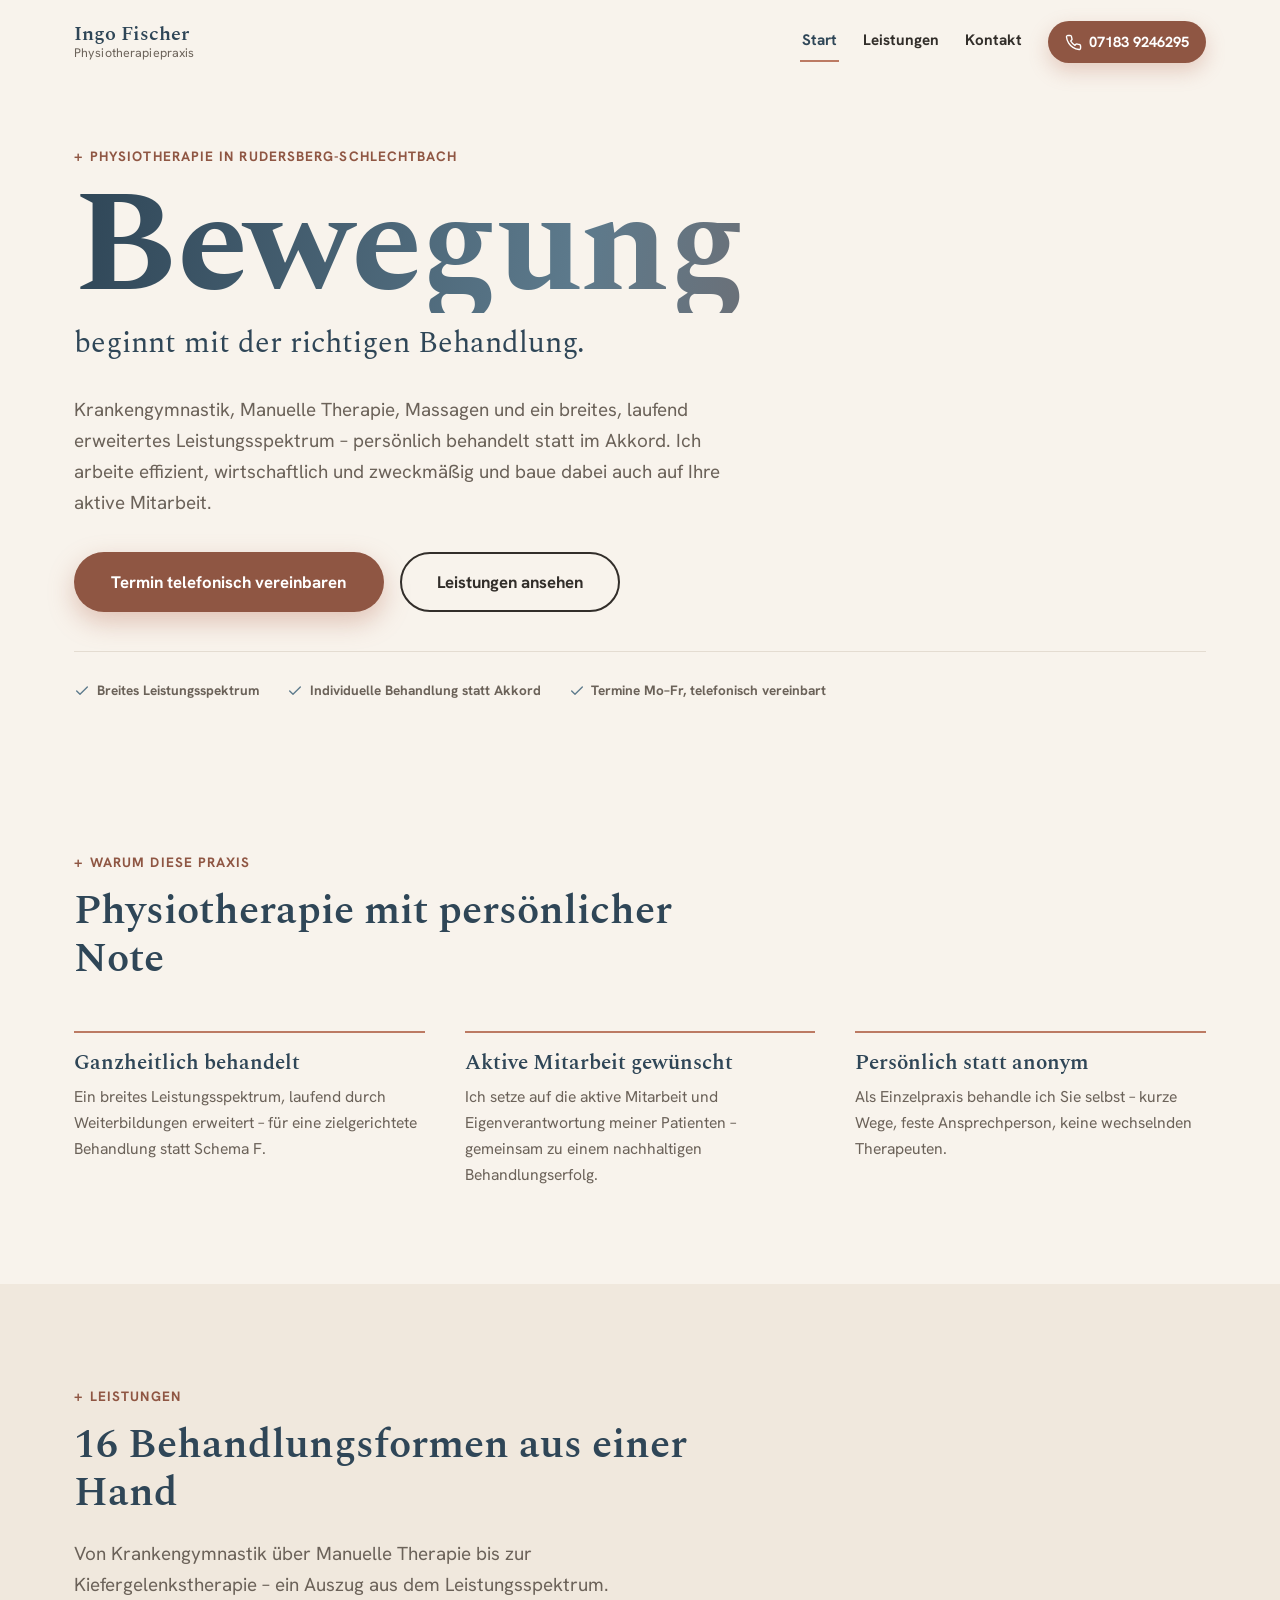
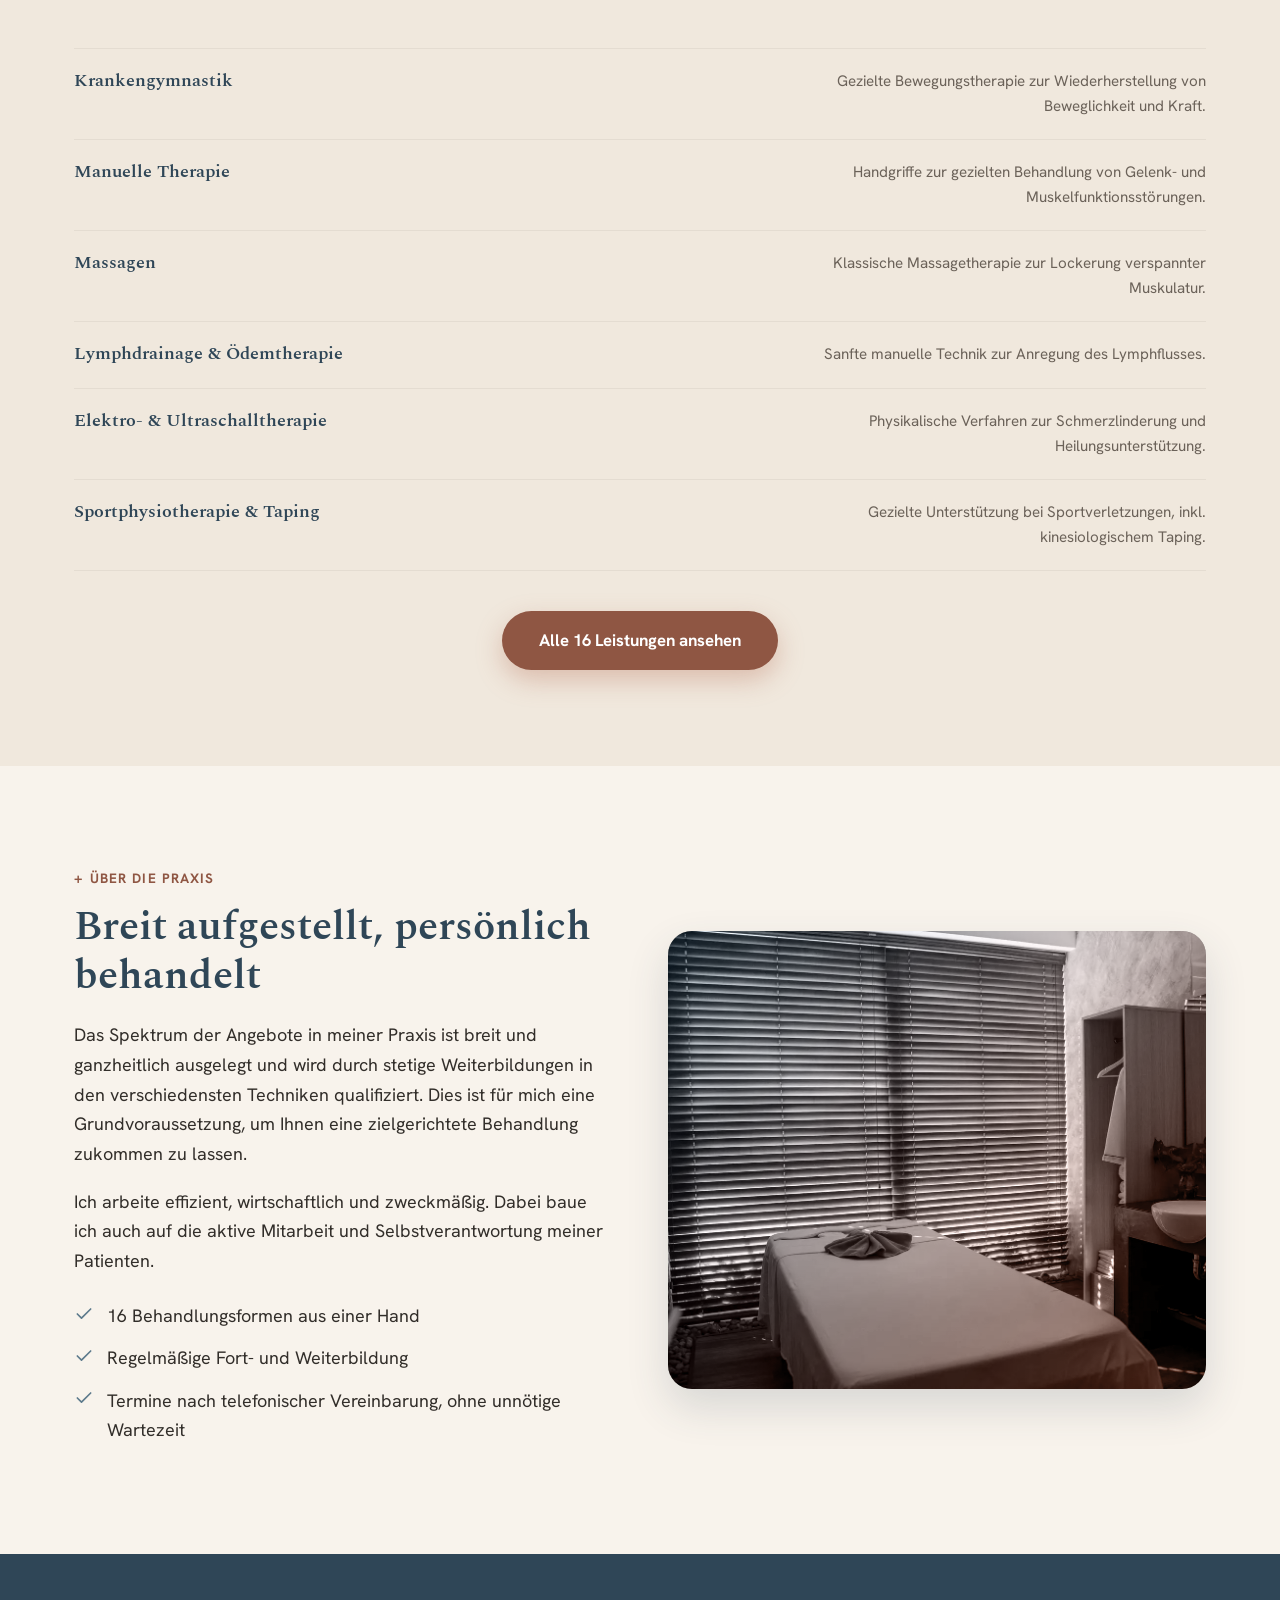
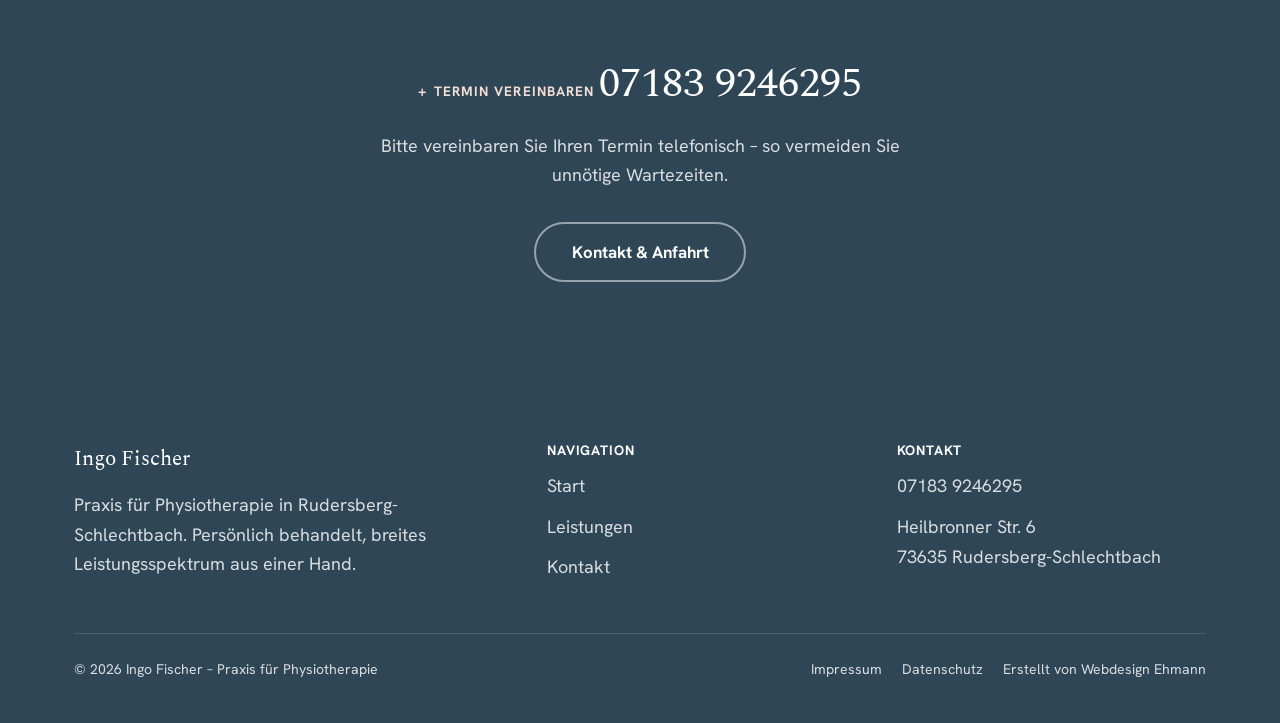
<file: index.html>
<!DOCTYPE html>
<html lang="de">
<head>
<meta charset="UTF-8">
<script>document.documentElement.classList.add('js');</script>
<meta name="viewport" content="width=device-width, initial-scale=1.0">
<meta name="description" content="Physiotherapiepraxis Ingo Fischer in Rudersberg-Schlechtbach: Krankengymnastik, Manuelle Therapie, Massagen und mehr. Termine nach telefonischer Vereinbarung.">
<title>Physiotherapie Rudersberg-Schlechtbach | Ingo Fischer</title>
<link rel="canonical" href="https://hannes0777.github.io/physio-ingo-fischer/">
<link rel="icon" href="assets/images/favicon.svg" type="image/svg+xml">
<link rel="stylesheet" href="css/fonts.css">
<link rel="stylesheet" href="css/style.css?v=1">
</head>
<body>

<a class="skip-link" href="#main">Zum Inhalt springen</a>

<header class="site-header" id="site-header">
  <div class="container site-header__inner">
    <a href="index.html" class="site-header__brand">
      <span class="site-header__brand-text">
        <span class="site-header__brand-main">Ingo Fischer</span>
        <span class="site-header__brand-sub">Physiotherapiepraxis</span>
      </span>
    </a>
    <nav id="site-nav" aria-label="Hauptnavigation">
      <ul class="site-nav__list">
        <li><a href="index.html" class="site-nav__link">Start</a></li>
        <li><a href="leistungen.html" class="site-nav__link">Leistungen</a></li>
        <li><a href="kontakt.html" class="site-nav__link">Kontakt</a></li>
      </ul>
    </nav>
    <div class="site-header__actions">
      <a href="tel:+4971839246295" class="site-header__phone" aria-label="07183 9246295">
        <svg viewBox="0 0 24 24" fill="none" stroke="currentColor" stroke-width="2" stroke-linecap="round" stroke-linejoin="round" aria-hidden="true"><path d="M22 16.92v3a2 2 0 0 1-2.18 2 19.79 19.79 0 0 1-8.63-3.07 19.5 19.5 0 0 1-6-6 19.79 19.79 0 0 1-3.07-8.67A2 2 0 0 1 4.11 2h3a2 2 0 0 1 2 1.72c.127.96.361 1.903.7 2.81a2 2 0 0 1-.45 2.11L8.09 9.91a16 16 0 0 0 6 6l1.27-1.27a2 2 0 0 1 2.11-.45c.907.339 1.85.573 2.81.7A2 2 0 0 1 22 16.92z"/></svg>
        <span>07183 9246295</span>
      </a>
      <button id="nav-toggle" class="nav-toggle" aria-label="Menü öffnen" aria-expanded="false" aria-controls="site-nav">
        <span></span><span></span><span></span>
      </button>
    </div>
  </div>
</header>

<main id="main">

  <!-- ── Hero ─────────────────────────────────────────────── -->
  <section class="hero-mask">
    <div class="container">
      <p class="eyebrow">Physiotherapie in Rudersberg-Schlechtbach</p>
      <h1 class="hero-mask__word">Bewegung</h1>
      <p class="hero-mask__continue">beginnt mit der richtigen Behandlung.</p>
      <p class="lead">Krankengymnastik, Manuelle Therapie, Massagen und ein breites, laufend erweitertes Leistungsspektrum – persönlich behandelt statt im Akkord. Ich arbeite effizient, wirtschaftlich und zweckmäßig und baue dabei auch auf Ihre aktive Mitarbeit.</p>
      <div class="hero__ctas">
        <a href="tel:+4971839246295" class="btn btn--primary btn--lg">Termin telefonisch vereinbaren</a>
        <a href="leistungen.html" class="btn btn--outline btn--lg">Leistungen ansehen</a>
      </div>
      <div class="hero__facts">
        <span class="hero__fact"><svg viewBox="0 0 24 24" fill="none" stroke="currentColor" stroke-width="2" stroke-linecap="round" stroke-linejoin="round"><polyline points="20 6 9 17 4 12"/></svg>Breites Leistungsspektrum</span>
        <span class="hero__fact"><svg viewBox="0 0 24 24" fill="none" stroke="currentColor" stroke-width="2" stroke-linecap="round" stroke-linejoin="round"><polyline points="20 6 9 17 4 12"/></svg>Individuelle Behandlung statt Akkord</span>
        <span class="hero__fact"><svg viewBox="0 0 24 24" fill="none" stroke="currentColor" stroke-width="2" stroke-linecap="round" stroke-linejoin="round"><polyline points="20 6 9 17 4 12"/></svg>Termine Mo–Fr, telefonisch vereinbart</span>
      </div>
    </div>
  </section>

  <!-- ── Vorteile ─────────────────────────────────────────── -->
  <section class="section">
    <div class="container">
      <div class="section__head reveal">
        <p class="eyebrow">Warum diese Praxis</p>
        <h2>Physiotherapie mit persönlicher Note</h2>
      </div>
      <div class="pillars reveal-group">
        <div class="reveal">
          <h3>Ganzheitlich behandelt</h3>
          <p>Ein breites Leistungsspektrum, laufend durch Weiterbildungen erweitert – für eine zielgerichtete Behandlung statt Schema F.</p>
        </div>
        <div class="reveal">
          <h3>Aktive Mitarbeit gewünscht</h3>
          <p>Ich setze auf die aktive Mitarbeit und Eigenverantwortung meiner Patienten – gemeinsam zu einem nachhaltigen Behandlungserfolg.</p>
        </div>
        <div class="reveal">
          <h3>Persönlich statt anonym</h3>
          <p>Als Einzelpraxis behandle ich Sie selbst – kurze Wege, feste Ansprechperson, keine wechselnden Therapeuten.</p>
        </div>
      </div>
    </div>
  </section>

  <!-- ── Leistungen-Überblick ─────────────────────────────── -->
  <section class="section section--alt">
    <div class="container">
      <div class="section__head reveal">
        <p class="eyebrow">Leistungen</p>
        <h2>16 Behandlungsformen aus einer Hand</h2>
        <p class="lead">Von Krankengymnastik über Manuelle Therapie bis zur Kiefergelenkstherapie – ein Auszug aus dem Leistungsspektrum.</p>
      </div>
      <div class="service-list reveal-group">
        <div class="service-row reveal"><h3>Krankengymnastik</h3><p>Gezielte Bewegungstherapie zur Wiederherstellung von Beweglichkeit und Kraft.</p></div>
        <div class="service-row reveal"><h3>Manuelle Therapie</h3><p>Handgriffe zur gezielten Behandlung von Gelenk- und Muskelfunktionsstörungen.</p></div>
        <div class="service-row reveal"><h3>Massagen</h3><p>Klassische Massagetherapie zur Lockerung verspannter Muskulatur.</p></div>
        <div class="service-list__more">
          <div class="service-row reveal"><h3>Lymphdrainage &amp; Ödemtherapie</h3><p>Sanfte manuelle Technik zur Anregung des Lymphflusses.</p></div>
          <div class="service-row reveal"><h3>Elektro- &amp; Ultraschalltherapie</h3><p>Physikalische Verfahren zur Schmerzlinderung und Heilungsunterstützung.</p></div>
          <div class="service-row reveal"><h3>Sportphysiotherapie &amp; Taping</h3><p>Gezielte Unterstützung bei Sportverletzungen, inkl. kinesiologischem Taping.</p></div>
        </div>
      </div>
      <p class="reveal" style="margin-top: 40px; text-align: center;">
        <a href="leistungen.html" class="btn btn--primary btn--lg">Alle 16 Leistungen ansehen</a>
      </p>
    </div>
  </section>

  <!-- ── Über die Praxis ──────────────────────────────────── -->
  <section class="section">
    <div class="container split">
      <div class="reveal">
        <p class="eyebrow">Über die Praxis</p>
        <h2>Breit aufgestellt, persönlich behandelt</h2>
        <p>Das Spektrum der Angebote in meiner Praxis ist breit und ganzheitlich ausgelegt und wird durch stetige Weiterbildungen in den verschiedensten Techniken qualifiziert. Dies ist für mich eine Grundvoraussetzung, um Ihnen eine zielgerichtete Behandlung zukommen zu lassen.</p>
        <p>Ich arbeite effizient, wirtschaftlich und zweckmäßig. Dabei baue ich auch auf die aktive Mitarbeit und Selbstverantwortung meiner Patienten.</p>
        <ul class="checklist">
          <li><svg viewBox="0 0 24 24" fill="none" stroke="currentColor" stroke-width="2" stroke-linecap="round" stroke-linejoin="round"><polyline points="20 6 9 17 4 12"/></svg>16 Behandlungsformen aus einer Hand</li>
          <li><svg viewBox="0 0 24 24" fill="none" stroke="currentColor" stroke-width="2" stroke-linecap="round" stroke-linejoin="round"><polyline points="20 6 9 17 4 12"/></svg>Regelmäßige Fort- und Weiterbildung</li>
          <li><svg viewBox="0 0 24 24" fill="none" stroke="currentColor" stroke-width="2" stroke-linecap="round" stroke-linejoin="round"><polyline points="20 6 9 17 4 12"/></svg>Termine nach telefonischer Vereinbarung, ohne unnötige Wartezeit</li>
        </ul>
      </div>
      <div class="split__media reveal photo-tinted">
        <img src="assets/images/praxis-behandlungsraum.webp" alt="Behandlungsraum einer Physiotherapiepraxis, Symbolbild">
      </div>
    </div>
  </section>

  <!-- ── CTA-Band ──────────────────────────────────────────── -->
  <section class="section section--dark cta-band">
    <div class="container reveal">
      <p class="eyebrow" style="color: var(--color-clay-pale);">Termin vereinbaren</p>
      <a href="tel:+4971839246295" class="cta-band__phone">07183 9246295</a>
      <p class="cta-band__note">Bitte vereinbaren Sie Ihren Termin telefonisch – so vermeiden Sie unnötige Wartezeiten.</p>
      <a href="kontakt.html" class="btn btn--on-dark btn--outline btn--lg">Kontakt &amp; Anfahrt</a>
    </div>
  </section>

</main>

<footer class="site-footer">
  <div class="container">
    <div class="footer-grid">
      <div>
        <p class="footer-brand">Ingo Fischer</p>
        <p>Praxis für Physiotherapie in Rudersberg-Schlechtbach. Persönlich behandelt, breites Leistungsspektrum aus einer Hand.</p>
      </div>
      <div>
        <h2 class="footer-grid__heading">Navigation</h2>
        <ul>
          <li><a href="index.html">Start</a></li>
          <li><a href="leistungen.html">Leistungen</a></li>
          <li><a href="kontakt.html">Kontakt</a></li>
        </ul>
      </div>
      <div>
        <h2 class="footer-grid__heading">Kontakt</h2>
        <ul>
          <li><a href="tel:+4971839246295">07183 9246295</a></li>
          <li>Heilbronner Str. 6<br>73635 Rudersberg-Schlechtbach</li>
        </ul>
      </div>
    </div>
    <div class="footer-bottom">
      <p>&copy; <span id="year"></span> Ingo Fischer – Praxis für Physiotherapie</p>
      <ul>
        <li><a href="impressum.html">Impressum</a></li>
        <li><a href="datenschutz.html">Datenschutz</a></li>
        <li><a href="https://www.webdesign-ehmann.de" target="_blank" rel="noopener">Erstellt von Webdesign Ehmann</a></li>
      </ul>
    </div>
  </div>
</footer>

<script type="application/ld+json">
{
  "@context": "https://schema.org",
  "@type": "Physiotherapy",
  "name": "Praxis für Physiotherapie Ingo Fischer",
  "image": "https://hannes0777.github.io/physio-ingo-fischer/assets/images/favicon.svg",
  "url": "https://hannes0777.github.io/physio-ingo-fischer/",
  "telephone": "+4971839246295",
  "address": {
    "@type": "PostalAddress",
    "streetAddress": "Heilbronner Str. 6",
    "postalCode": "73635",
    "addressLocality": "Rudersberg-Schlechtbach",
    "addressRegion": "Baden-Württemberg",
    "addressCountry": "DE"
  },
  "geo": { "@type": "GeoCoordinates", "latitude": 48.8730075, "longitude": 9.5288855 },
  "openingHoursSpecification": [
    { "@type": "OpeningHoursSpecification", "dayOfWeek": ["Monday","Tuesday","Wednesday","Thursday"], "opens": "07:00", "closes": "20:00" },
    { "@type": "OpeningHoursSpecification", "dayOfWeek": "Friday", "opens": "07:00", "closes": "15:00" }
  ],
  "areaServed": ["Rudersberg", "Schlechtbach", "Welzheim", "Rems-Murr-Kreis"]
}
</script>

<script src="js/main.js"></script>
</body>
</html>
</file>
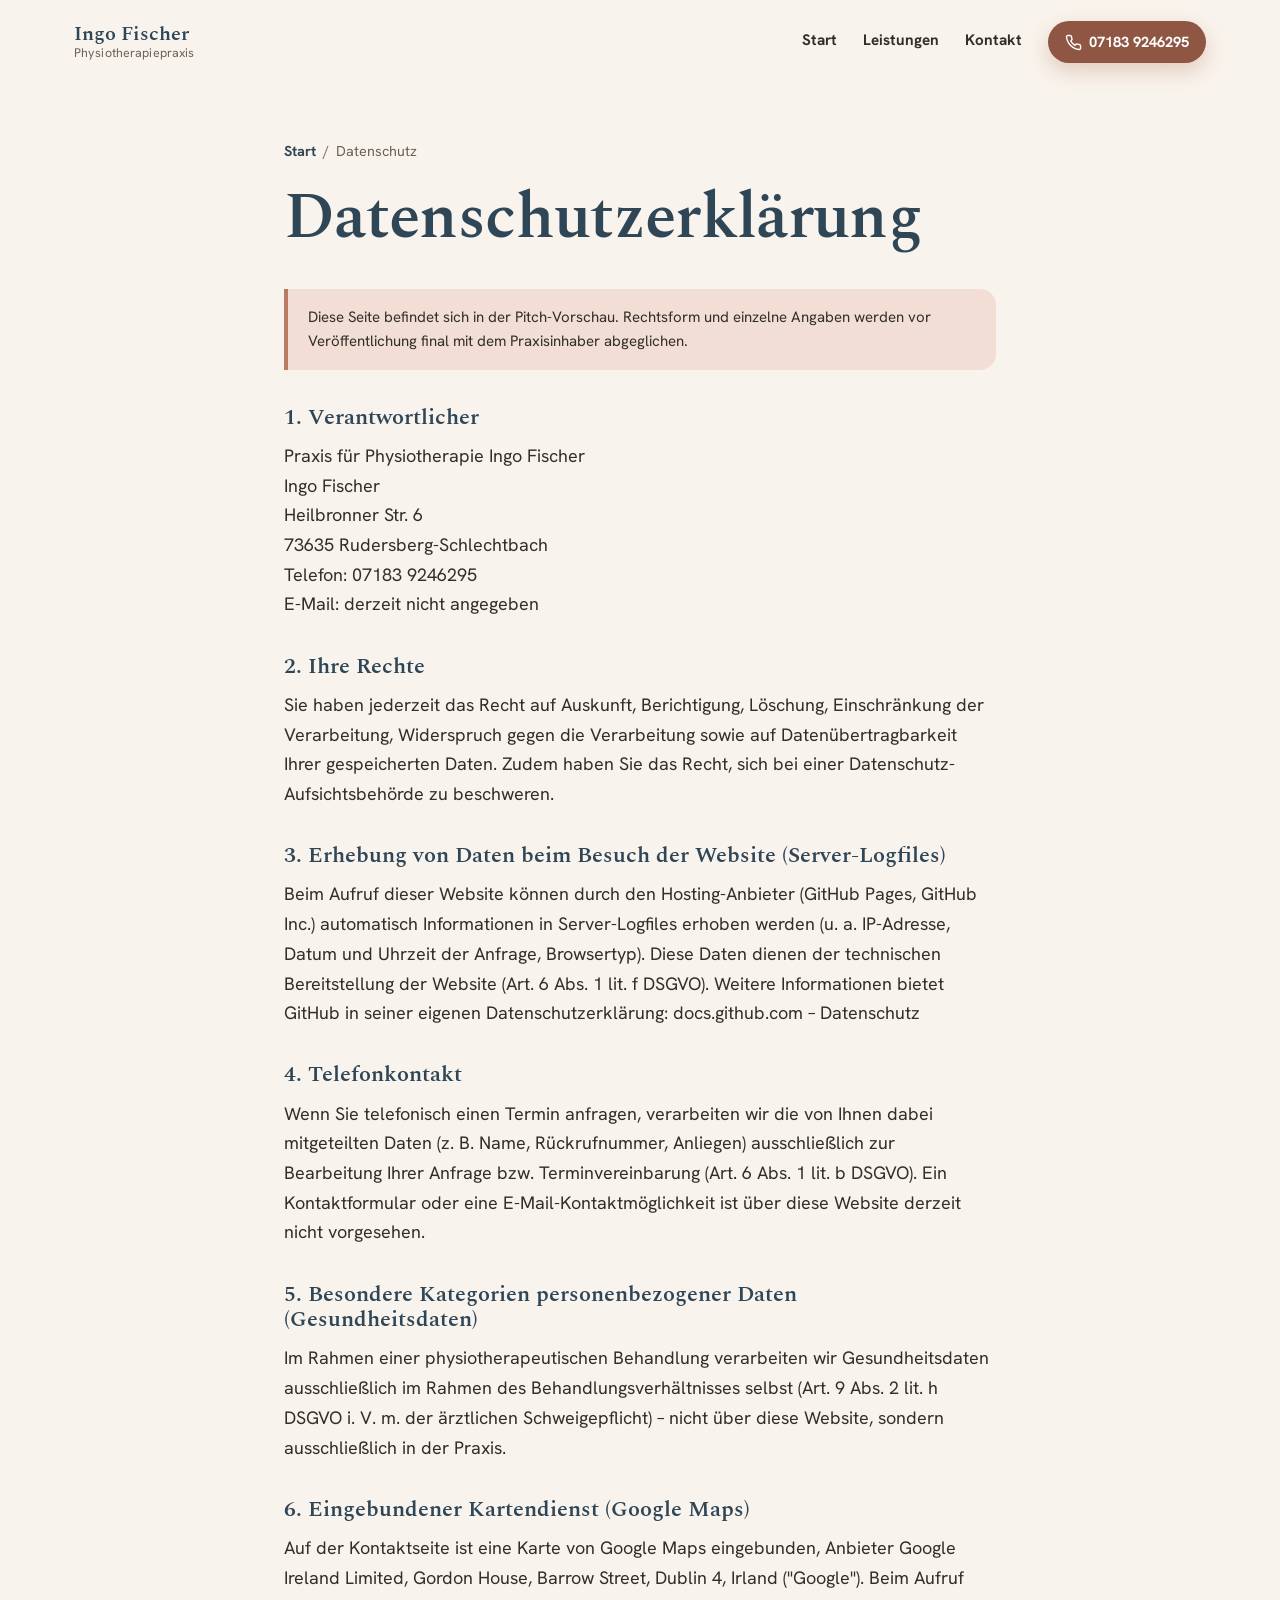
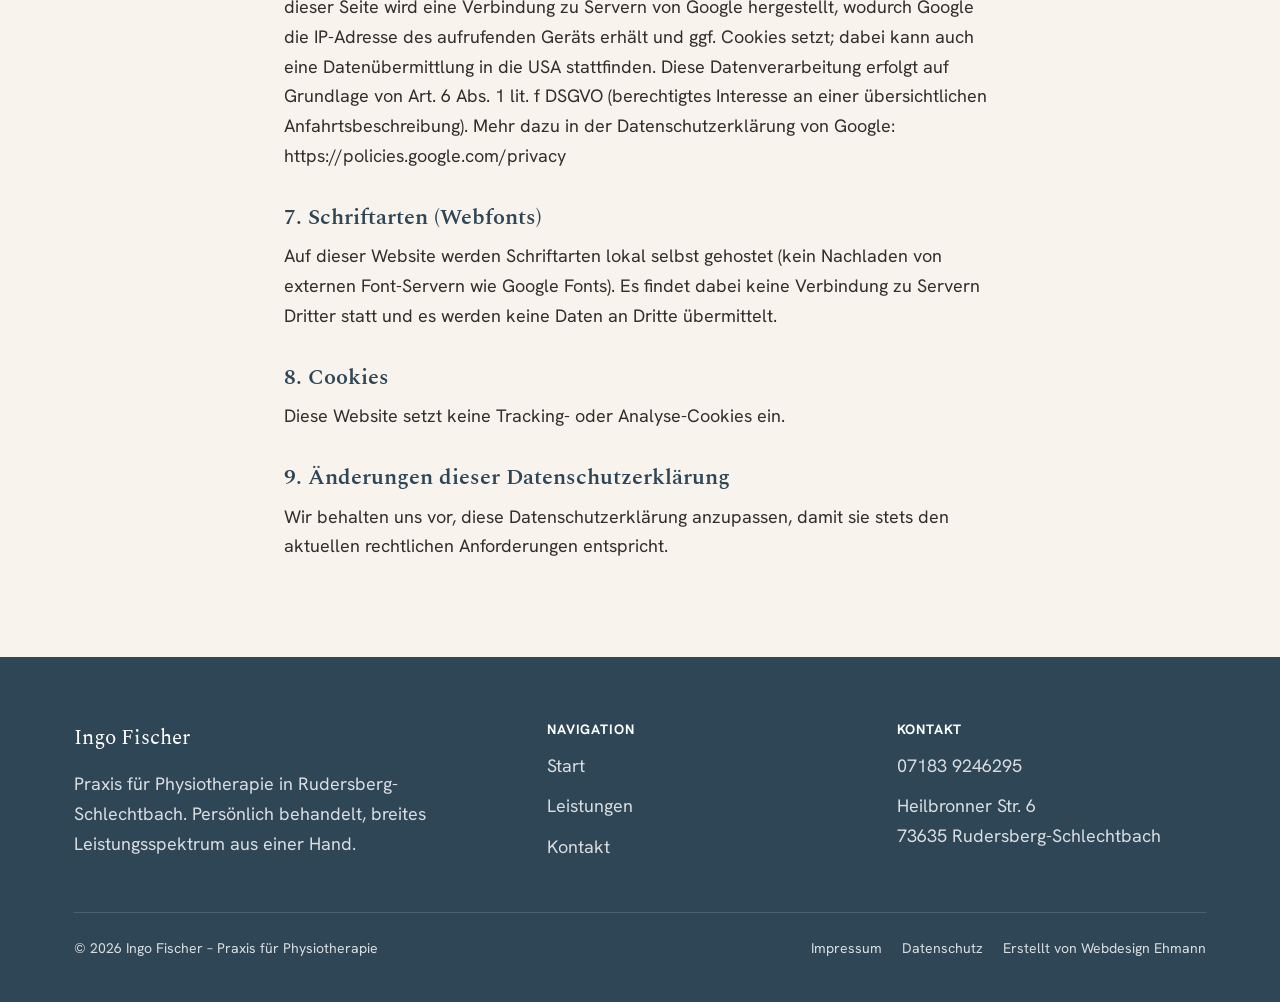
<file: datenschutz.html>
<!DOCTYPE html>
<html lang="de">
<head>
<meta charset="UTF-8">
<script>document.documentElement.classList.add('js');</script>
<meta name="viewport" content="width=device-width, initial-scale=1.0">
<meta name="description" content="Datenschutzerklärung der Physiotherapiepraxis Ingo Fischer in Rudersberg-Schlechtbach.">
<title>Datenschutz | Physiotherapie Ingo Fischer</title>
<link rel="canonical" href="https://hannes0777.github.io/physio-ingo-fischer/datenschutz.html">
<link rel="icon" href="assets/images/favicon.svg" type="image/svg+xml">
<link rel="stylesheet" href="css/fonts.css">
<link rel="stylesheet" href="css/style.css?v=1">
</head>
<body>

<a class="skip-link" href="#main">Zum Inhalt springen</a>

<header class="site-header" id="site-header">
  <div class="container site-header__inner">
    <a href="index.html" class="site-header__brand">
      <span class="site-header__brand-text">
        <span class="site-header__brand-main">Ingo Fischer</span>
        <span class="site-header__brand-sub">Physiotherapiepraxis</span>
      </span>
    </a>
    <nav id="site-nav" aria-label="Hauptnavigation">
      <ul class="site-nav__list">
        <li><a href="index.html" class="site-nav__link">Start</a></li>
        <li><a href="leistungen.html" class="site-nav__link">Leistungen</a></li>
        <li><a href="kontakt.html" class="site-nav__link">Kontakt</a></li>
      </ul>
    </nav>
    <div class="site-header__actions">
      <a href="tel:+4971839246295" class="site-header__phone" aria-label="07183 9246295">
        <svg viewBox="0 0 24 24" fill="none" stroke="currentColor" stroke-width="2" stroke-linecap="round" stroke-linejoin="round" aria-hidden="true"><path d="M22 16.92v3a2 2 0 0 1-2.18 2 19.79 19.79 0 0 1-8.63-3.07 19.5 19.5 0 0 1-6-6 19.79 19.79 0 0 1-3.07-8.67A2 2 0 0 1 4.11 2h3a2 2 0 0 1 2 1.72c.127.96.361 1.903.7 2.81a2 2 0 0 1-.45 2.11L8.09 9.91a16 16 0 0 0 6 6l1.27-1.27a2 2 0 0 1 2.11-.45c.907.339 1.85.573 2.81.7A2 2 0 0 1 22 16.92z"/></svg>
        <span>07183 9246295</span>
      </a>
      <button id="nav-toggle" class="nav-toggle" aria-label="Menü öffnen" aria-expanded="false" aria-controls="site-nav">
        <span></span><span></span><span></span>
      </button>
    </div>
  </div>
</header>

<main id="main">
  <section class="section" style="padding-top:56px;">
    <div class="container legal-content">
      <p class="breadcrumb"><a href="index.html">Start</a><span aria-hidden="true">/</span>Datenschutz</p>
      <h1>Datenschutzerklärung</h1>

      <div class="placeholder-note">
        Diese Seite befindet sich in der Pitch-Vorschau. Rechtsform und einzelne Angaben werden vor Veröffentlichung final mit dem Praxisinhaber abgeglichen.
      </div>

      <h2>1. Verantwortlicher</h2>
      <address>
        Praxis für Physiotherapie Ingo Fischer<br>
        Ingo Fischer<br>
        Heilbronner Str. 6<br>
        73635 Rudersberg-Schlechtbach
      </address>
      <p>Telefon: <a href="tel:+4971839246295">07183 9246295</a><br>E-Mail: derzeit nicht angegeben</p>

      <h2>2. Ihre Rechte</h2>
      <p>Sie haben jederzeit das Recht auf Auskunft, Berichtigung, Löschung, Einschränkung der Verarbeitung, Widerspruch gegen die Verarbeitung sowie auf Datenübertragbarkeit Ihrer gespeicherten Daten. Zudem haben Sie das Recht, sich bei einer Datenschutz-Aufsichtsbehörde zu beschweren.</p>

      <h2>3. Erhebung von Daten beim Besuch der Website (Server-Logfiles)</h2>
      <p>Beim Aufruf dieser Website können durch den Hosting-Anbieter (GitHub Pages, GitHub Inc.) automatisch Informationen in Server-Logfiles erhoben werden (u. a. IP-Adresse, Datum und Uhrzeit der Anfrage, Browsertyp). Diese Daten dienen der technischen Bereitstellung der Website (Art. 6 Abs. 1 lit. f DSGVO). Weitere Informationen bietet GitHub in seiner eigenen Datenschutzerklärung: <a href="https://docs.github.com/de/site-policy/privacy-policies/github-general-privacy-statement" target="_blank" rel="noopener">docs.github.com – Datenschutz</a></p>

      <h2>4. Telefonkontakt</h2>
      <p>Wenn Sie telefonisch einen Termin anfragen, verarbeiten wir die von Ihnen dabei mitgeteilten Daten (z. B. Name, Rückrufnummer, Anliegen) ausschließlich zur Bearbeitung Ihrer Anfrage bzw. Terminvereinbarung (Art. 6 Abs. 1 lit. b DSGVO). Ein Kontaktformular oder eine E-Mail-Kontaktmöglichkeit ist über diese Website derzeit nicht vorgesehen.</p>

      <h2>5. Besondere Kategorien personenbezogener Daten (Gesundheitsdaten)</h2>
      <p>Im Rahmen einer physiotherapeutischen Behandlung verarbeiten wir Gesundheitsdaten ausschließlich im Rahmen des Behandlungsverhältnisses selbst (Art. 9 Abs. 2 lit. h DSGVO i. V. m. der ärztlichen Schweigepflicht) – nicht über diese Website, sondern ausschließlich in der Praxis.</p>

      <h2>6. Eingebundener Kartendienst (Google Maps)</h2>
      <p>Auf der Kontaktseite ist eine Karte von Google Maps eingebunden, Anbieter Google Ireland Limited, Gordon House, Barrow Street, Dublin 4, Irland ("Google"). Beim Aufruf dieser Seite wird eine Verbindung zu Servern von Google hergestellt, wodurch Google die IP-Adresse des aufrufenden Geräts erhält und ggf. Cookies setzt; dabei kann auch eine Datenübermittlung in die USA stattfinden. Diese Datenverarbeitung erfolgt auf Grundlage von Art. 6 Abs. 1 lit. f DSGVO (berechtigtes Interesse an einer übersichtlichen Anfahrtsbeschreibung). Mehr dazu in der Datenschutzerklärung von Google: <a href="https://policies.google.com/privacy" target="_blank" rel="noopener">https://policies.google.com/privacy</a></p>

      <h2>7. Schriftarten (Webfonts)</h2>
      <p>Auf dieser Website werden Schriftarten lokal selbst gehostet (kein Nachladen von externen Font-Servern wie Google Fonts). Es findet dabei keine Verbindung zu Servern Dritter statt und es werden keine Daten an Dritte übermittelt.</p>

      <h2>8. Cookies</h2>
      <p>Diese Website setzt keine Tracking- oder Analyse-Cookies ein.</p>

      <h2>9. Änderungen dieser Datenschutzerklärung</h2>
      <p>Wir behalten uns vor, diese Datenschutzerklärung anzupassen, damit sie stets den aktuellen rechtlichen Anforderungen entspricht.</p>

    </div>
  </section>
</main>

<footer class="site-footer">
  <div class="container">
    <div class="footer-grid">
      <div>
        <p class="footer-brand">Ingo Fischer</p>
        <p>Praxis für Physiotherapie in Rudersberg-Schlechtbach. Persönlich behandelt, breites Leistungsspektrum aus einer Hand.</p>
      </div>
      <div>
        <h2 class="footer-grid__heading">Navigation</h2>
        <ul>
          <li><a href="index.html">Start</a></li>
          <li><a href="leistungen.html">Leistungen</a></li>
          <li><a href="kontakt.html">Kontakt</a></li>
        </ul>
      </div>
      <div>
        <h2 class="footer-grid__heading">Kontakt</h2>
        <ul>
          <li><a href="tel:+4971839246295">07183 9246295</a></li>
          <li>Heilbronner Str. 6<br>73635 Rudersberg-Schlechtbach</li>
        </ul>
      </div>
    </div>
    <div class="footer-bottom">
      <p>&copy; <span id="year"></span> Ingo Fischer – Praxis für Physiotherapie</p>
      <ul>
        <li><a href="impressum.html">Impressum</a></li>
        <li><a href="datenschutz.html">Datenschutz</a></li>
        <li><a href="https://www.webdesign-ehmann.de" target="_blank" rel="noopener">Erstellt von Webdesign Ehmann</a></li>
      </ul>
    </div>
  </div>
</footer>

<script src="js/main.js"></script>
</body>
</html>
</file>
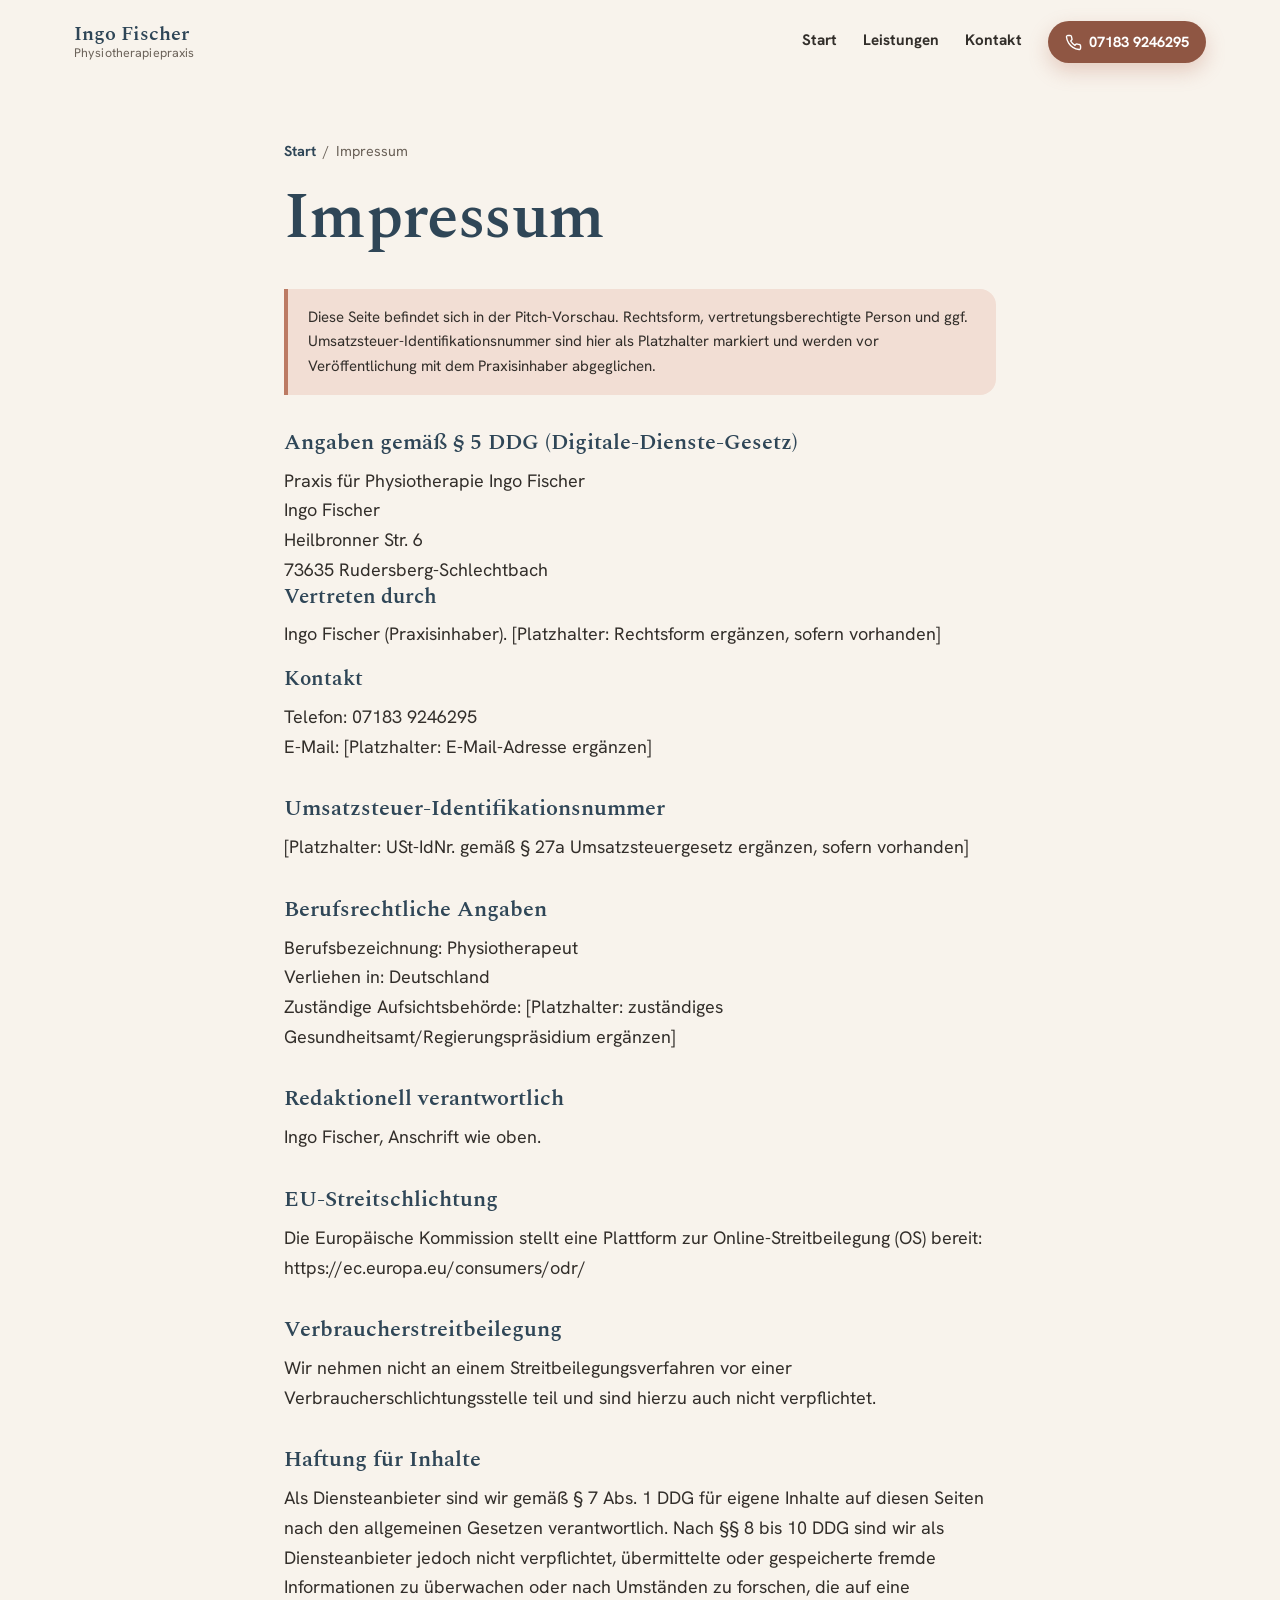
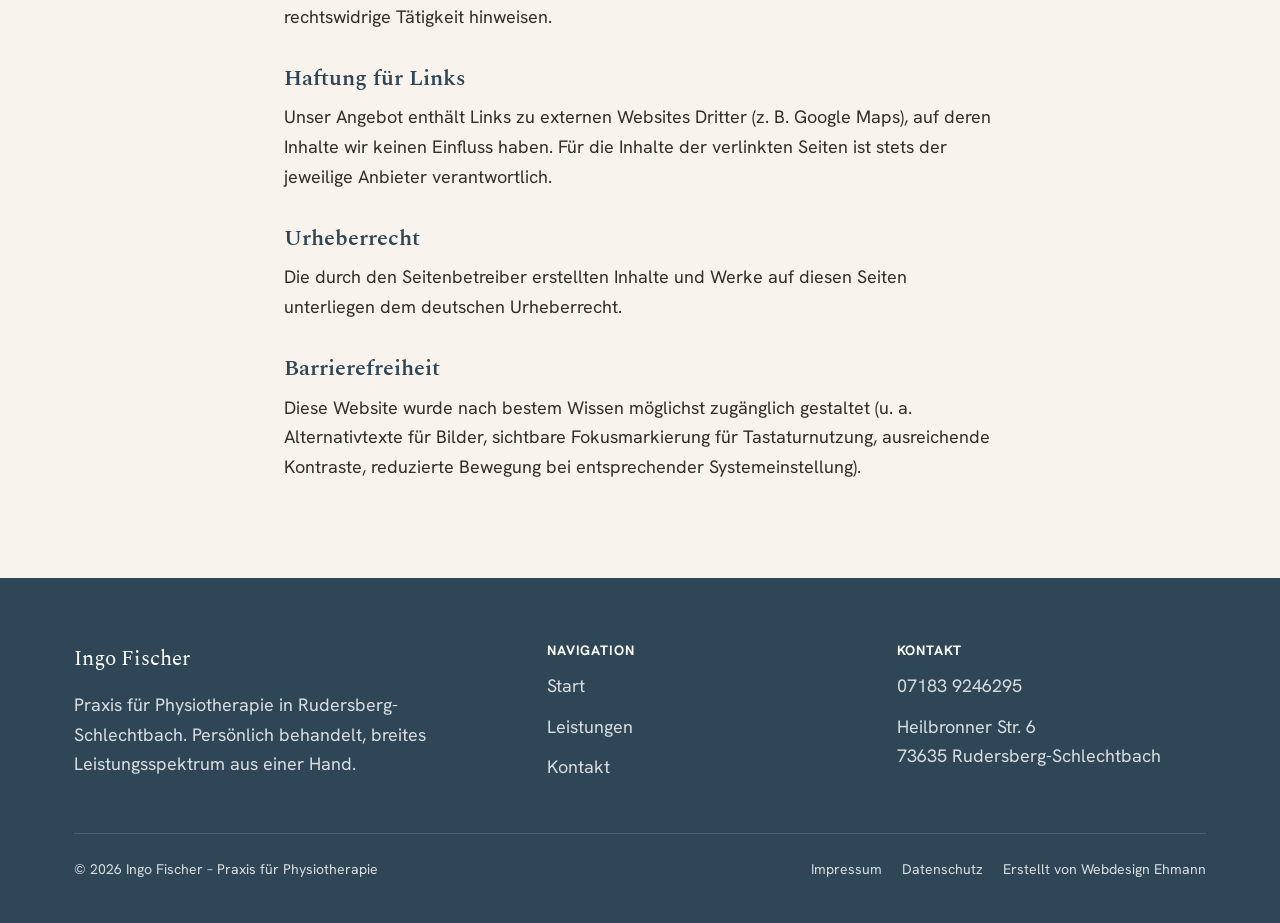
<file: impressum.html>
<!DOCTYPE html>
<html lang="de">
<head>
<meta charset="UTF-8">
<script>document.documentElement.classList.add('js');</script>
<meta name="viewport" content="width=device-width, initial-scale=1.0">
<meta name="description" content="Impressum der Physiotherapiepraxis Ingo Fischer in Rudersberg-Schlechtbach.">
<title>Impressum | Physiotherapie Ingo Fischer</title>
<link rel="canonical" href="https://hannes0777.github.io/physio-ingo-fischer/impressum.html">
<link rel="icon" href="assets/images/favicon.svg" type="image/svg+xml">
<link rel="stylesheet" href="css/fonts.css">
<link rel="stylesheet" href="css/style.css?v=1">
</head>
<body>

<a class="skip-link" href="#main">Zum Inhalt springen</a>

<header class="site-header" id="site-header">
  <div class="container site-header__inner">
    <a href="index.html" class="site-header__brand">
      <span class="site-header__brand-text">
        <span class="site-header__brand-main">Ingo Fischer</span>
        <span class="site-header__brand-sub">Physiotherapiepraxis</span>
      </span>
    </a>
    <nav id="site-nav" aria-label="Hauptnavigation">
      <ul class="site-nav__list">
        <li><a href="index.html" class="site-nav__link">Start</a></li>
        <li><a href="leistungen.html" class="site-nav__link">Leistungen</a></li>
        <li><a href="kontakt.html" class="site-nav__link">Kontakt</a></li>
      </ul>
    </nav>
    <div class="site-header__actions">
      <a href="tel:+4971839246295" class="site-header__phone" aria-label="07183 9246295">
        <svg viewBox="0 0 24 24" fill="none" stroke="currentColor" stroke-width="2" stroke-linecap="round" stroke-linejoin="round" aria-hidden="true"><path d="M22 16.92v3a2 2 0 0 1-2.18 2 19.79 19.79 0 0 1-8.63-3.07 19.5 19.5 0 0 1-6-6 19.79 19.79 0 0 1-3.07-8.67A2 2 0 0 1 4.11 2h3a2 2 0 0 1 2 1.72c.127.96.361 1.903.7 2.81a2 2 0 0 1-.45 2.11L8.09 9.91a16 16 0 0 0 6 6l1.27-1.27a2 2 0 0 1 2.11-.45c.907.339 1.85.573 2.81.7A2 2 0 0 1 22 16.92z"/></svg>
        <span>07183 9246295</span>
      </a>
      <button id="nav-toggle" class="nav-toggle" aria-label="Menü öffnen" aria-expanded="false" aria-controls="site-nav">
        <span></span><span></span><span></span>
      </button>
    </div>
  </div>
</header>

<main id="main">
  <section class="section" style="padding-top:56px;">
    <div class="container legal-content">
      <p class="breadcrumb"><a href="index.html">Start</a><span aria-hidden="true">/</span>Impressum</p>
      <h1>Impressum</h1>

      <div class="placeholder-note">
        Diese Seite befindet sich in der Pitch-Vorschau. Rechtsform, vertretungsberechtigte Person und ggf. Umsatzsteuer-Identifikationsnummer sind hier als Platzhalter markiert und werden vor Veröffentlichung mit dem Praxisinhaber abgeglichen.
      </div>

      <h2>Angaben gemäß § 5 DDG (Digitale-Dienste-Gesetz)</h2>
      <address>
        Praxis für Physiotherapie Ingo Fischer<br>
        Ingo Fischer<br>
        Heilbronner Str. 6<br>
        73635 Rudersberg-Schlechtbach
      </address>

      <h3>Vertreten durch</h3>
      <p>Ingo Fischer (Praxisinhaber). [Platzhalter: Rechtsform ergänzen, sofern vorhanden]</p>

      <h3>Kontakt</h3>
      <p>
        Telefon: <a href="tel:+4971839246295">07183 9246295</a><br>
        E-Mail: [Platzhalter: E-Mail-Adresse ergänzen]
      </p>

      <h2>Umsatzsteuer-Identifikationsnummer</h2>
      <p>[Platzhalter: USt-IdNr. gemäß § 27a Umsatzsteuergesetz ergänzen, sofern vorhanden]</p>

      <h2>Berufsrechtliche Angaben</h2>
      <p>
        Berufsbezeichnung: Physiotherapeut<br>
        Verliehen in: Deutschland<br>
        Zuständige Aufsichtsbehörde: [Platzhalter: zuständiges Gesundheitsamt/Regierungspräsidium ergänzen]
      </p>

      <h2>Redaktionell verantwortlich</h2>
      <p>Ingo Fischer, Anschrift wie oben.</p>

      <h2>EU-Streitschlichtung</h2>
      <p>Die Europäische Kommission stellt eine Plattform zur Online-Streitbeilegung (OS) bereit: <a href="https://ec.europa.eu/consumers/odr/" target="_blank" rel="noopener">https://ec.europa.eu/consumers/odr/</a></p>

      <h2>Verbraucherstreitbeilegung</h2>
      <p>Wir nehmen nicht an einem Streitbeilegungsverfahren vor einer Verbraucherschlichtungsstelle teil und sind hierzu auch nicht verpflichtet.</p>

      <h2>Haftung für Inhalte</h2>
      <p>Als Diensteanbieter sind wir gemäß § 7 Abs. 1 DDG für eigene Inhalte auf diesen Seiten nach den allgemeinen Gesetzen verantwortlich. Nach §§ 8 bis 10 DDG sind wir als Diensteanbieter jedoch nicht verpflichtet, übermittelte oder gespeicherte fremde Informationen zu überwachen oder nach Umständen zu forschen, die auf eine rechtswidrige Tätigkeit hinweisen.</p>

      <h2>Haftung für Links</h2>
      <p>Unser Angebot enthält Links zu externen Websites Dritter (z. B. Google Maps), auf deren Inhalte wir keinen Einfluss haben. Für die Inhalte der verlinkten Seiten ist stets der jeweilige Anbieter verantwortlich.</p>

      <h2>Urheberrecht</h2>
      <p>Die durch den Seitenbetreiber erstellten Inhalte und Werke auf diesen Seiten unterliegen dem deutschen Urheberrecht.</p>

      <h2>Barrierefreiheit</h2>
      <p>Diese Website wurde nach bestem Wissen möglichst zugänglich gestaltet (u. a. Alternativtexte für Bilder, sichtbare Fokusmarkierung für Tastaturnutzung, ausreichende Kontraste, reduzierte Bewegung bei entsprechender Systemeinstellung).</p>

    </div>
  </section>
</main>

<footer class="site-footer">
  <div class="container">
    <div class="footer-grid">
      <div>
        <p class="footer-brand">Ingo Fischer</p>
        <p>Praxis für Physiotherapie in Rudersberg-Schlechtbach. Persönlich behandelt, breites Leistungsspektrum aus einer Hand.</p>
      </div>
      <div>
        <h2 class="footer-grid__heading">Navigation</h2>
        <ul>
          <li><a href="index.html">Start</a></li>
          <li><a href="leistungen.html">Leistungen</a></li>
          <li><a href="kontakt.html">Kontakt</a></li>
        </ul>
      </div>
      <div>
        <h2 class="footer-grid__heading">Kontakt</h2>
        <ul>
          <li><a href="tel:+4971839246295">07183 9246295</a></li>
          <li>Heilbronner Str. 6<br>73635 Rudersberg-Schlechtbach</li>
        </ul>
      </div>
    </div>
    <div class="footer-bottom">
      <p>&copy; <span id="year"></span> Ingo Fischer – Praxis für Physiotherapie</p>
      <ul>
        <li><a href="impressum.html">Impressum</a></li>
        <li><a href="datenschutz.html">Datenschutz</a></li>
        <li><a href="https://www.webdesign-ehmann.de" target="_blank" rel="noopener">Erstellt von Webdesign Ehmann</a></li>
      </ul>
    </div>
  </div>
</footer>

<script src="js/main.js"></script>
</body>
</html>
</file>
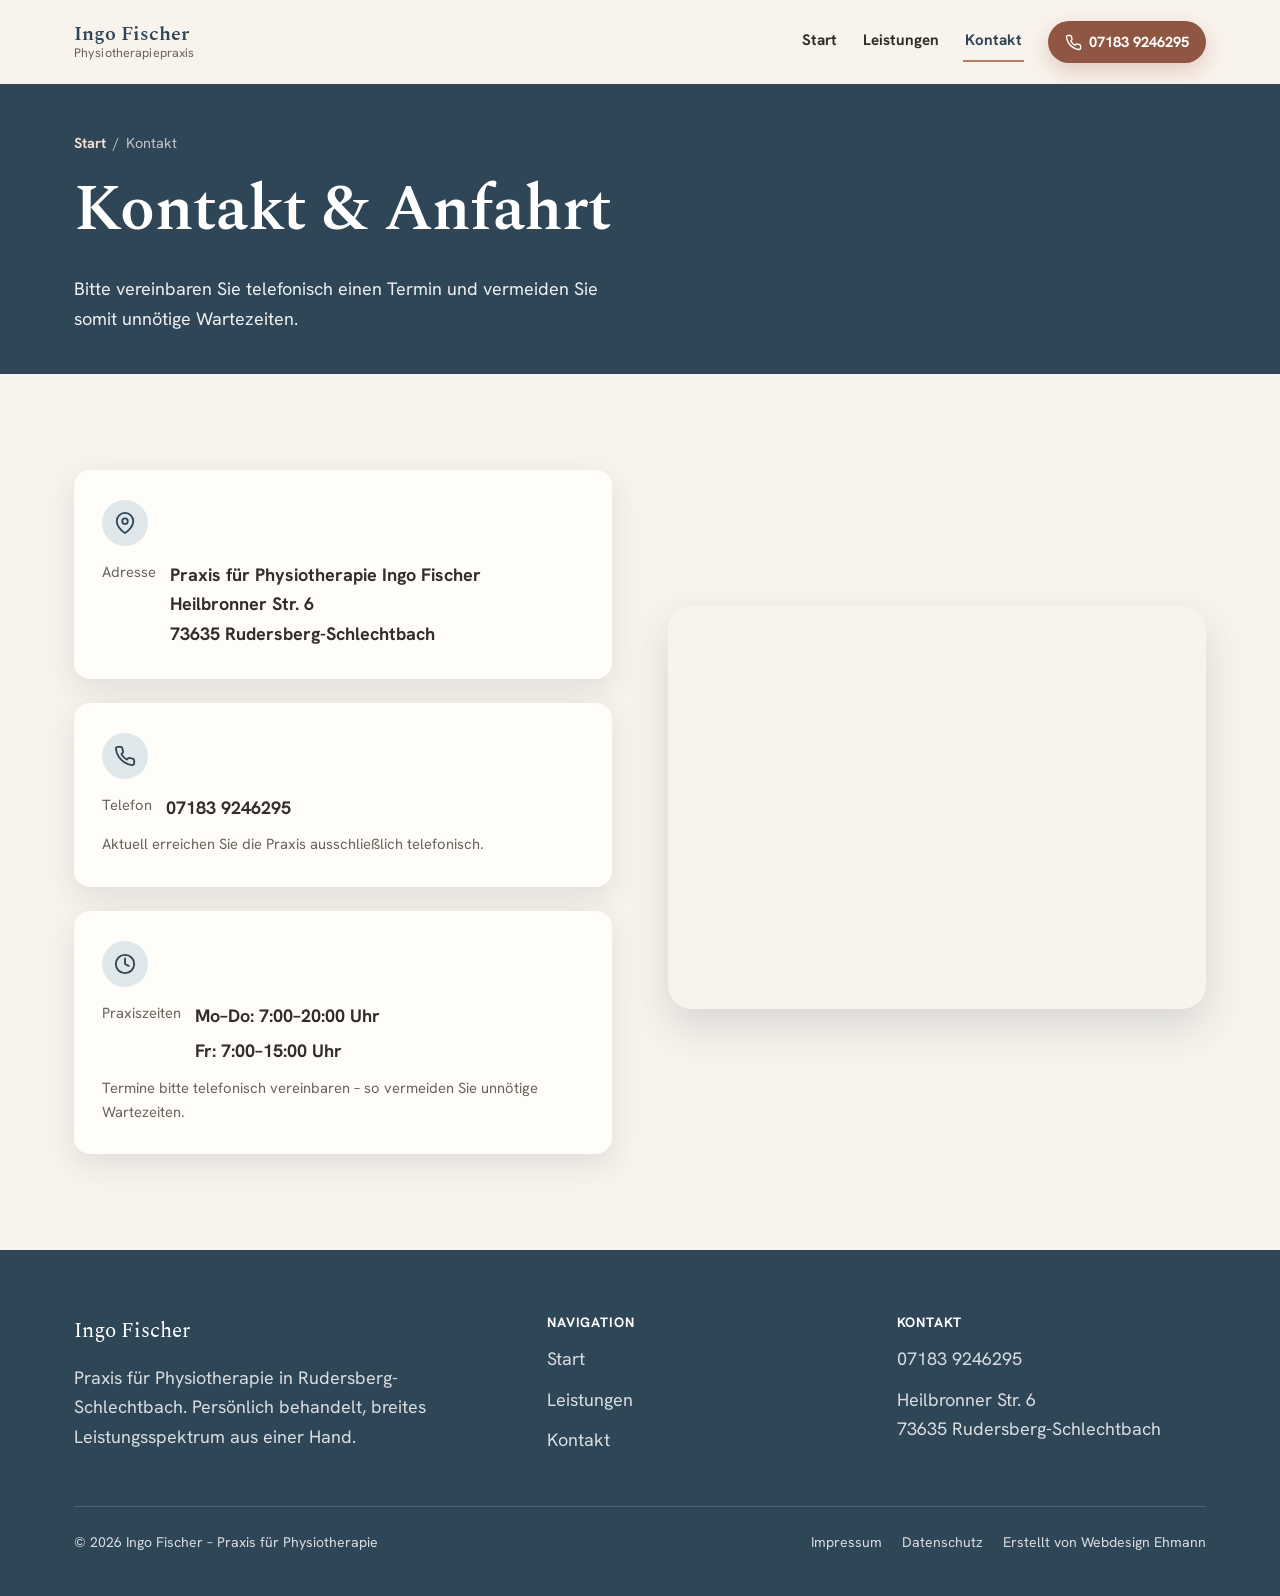
<file: kontakt.html>
<!DOCTYPE html>
<html lang="de">
<head>
<meta charset="UTF-8">
<script>document.documentElement.classList.add('js');</script>
<meta name="viewport" content="width=device-width, initial-scale=1.0">
<meta name="description" content="Praxis für Physiotherapie Ingo Fischer, Heilbronner Str. 6, 73635 Rudersberg-Schlechtbach. Telefon 07183 9246295 – Termine nur nach telefonischer Vereinbarung.">
<title>Kontakt & Anfahrt | Physiotherapie Ingo Fischer, Rudersberg</title>
<link rel="canonical" href="https://hannes0777.github.io/physio-ingo-fischer/kontakt.html">
<link rel="icon" href="assets/images/favicon.svg" type="image/svg+xml">
<link rel="stylesheet" href="css/fonts.css">
<link rel="stylesheet" href="css/style.css?v=1">
</head>
<body>

<a class="skip-link" href="#main">Zum Inhalt springen</a>

<header class="site-header" id="site-header">
  <div class="container site-header__inner">
    <a href="index.html" class="site-header__brand">
      <span class="site-header__brand-text">
        <span class="site-header__brand-main">Ingo Fischer</span>
        <span class="site-header__brand-sub">Physiotherapiepraxis</span>
      </span>
    </a>
    <nav id="site-nav" aria-label="Hauptnavigation">
      <ul class="site-nav__list">
        <li><a href="index.html" class="site-nav__link">Start</a></li>
        <li><a href="leistungen.html" class="site-nav__link">Leistungen</a></li>
        <li><a href="kontakt.html" class="site-nav__link">Kontakt</a></li>
      </ul>
    </nav>
    <div class="site-header__actions">
      <a href="tel:+4971839246295" class="site-header__phone" aria-label="07183 9246295">
        <svg viewBox="0 0 24 24" fill="none" stroke="currentColor" stroke-width="2" stroke-linecap="round" stroke-linejoin="round" aria-hidden="true"><path d="M22 16.92v3a2 2 0 0 1-2.18 2 19.79 19.79 0 0 1-8.63-3.07 19.5 19.5 0 0 1-6-6 19.79 19.79 0 0 1-3.07-8.67A2 2 0 0 1 4.11 2h3a2 2 0 0 1 2 1.72c.127.96.361 1.903.7 2.81a2 2 0 0 1-.45 2.11L8.09 9.91a16 16 0 0 0 6 6l1.27-1.27a2 2 0 0 1 2.11-.45c.907.339 1.85.573 2.81.7A2 2 0 0 1 22 16.92z"/></svg>
        <span>07183 9246295</span>
      </a>
      <button id="nav-toggle" class="nav-toggle" aria-label="Menü öffnen" aria-expanded="false" aria-controls="site-nav">
        <span></span><span></span><span></span>
      </button>
    </div>
  </div>
</header>

<main id="main">

  <section class="page-header" style="display:block;">
    <div class="container">
      <p class="breadcrumb"><a href="index.html">Start</a><span aria-hidden="true">/</span>Kontakt</p>
      <h1>Kontakt &amp; Anfahrt</h1>
      <p class="hero__lead">Bitte vereinbaren Sie telefonisch einen Termin und vermeiden Sie somit unnötige Wartezeiten.</p>
    </div>
  </section>

  <section class="section">
    <div class="container split">
      <div class="reveal-group">
        <div class="info-card reveal">
          <div class="info-card__icon"><svg viewBox="0 0 24 24" fill="none" stroke="currentColor" stroke-width="2" stroke-linecap="round" stroke-linejoin="round"><path d="M21 10c0 7-9 13-9 13s-9-6-9-13a9 9 0 0 1 18 0z"/><circle cx="12" cy="10" r="3"/></svg></div>
          <dl>
            <dt>Adresse</dt>
            <dd>Praxis für Physiotherapie Ingo Fischer<br>Heilbronner Str. 6<br>73635 Rudersberg-Schlechtbach</dd>
          </dl>
        </div>
        <div class="info-card reveal">
          <div class="info-card__icon"><svg viewBox="0 0 24 24" fill="none" stroke="currentColor" stroke-width="2" stroke-linecap="round" stroke-linejoin="round"><path d="M22 16.92v3a2 2 0 0 1-2.18 2 19.79 19.79 0 0 1-8.63-3.07 19.5 19.5 0 0 1-6-6 19.79 19.79 0 0 1-3.07-8.67A2 2 0 0 1 4.11 2h3a2 2 0 0 1 2 1.72c.127.96.361 1.903.7 2.81a2 2 0 0 1-.45 2.11L8.09 9.91a16 16 0 0 0 6 6l1.27-1.27a2 2 0 0 1 2.11-.45c.907.339 1.85.573 2.81.7A2 2 0 0 1 22 16.92z"/></svg></div>
          <dl>
            <dt>Telefon</dt>
            <dd><a href="tel:+4971839246295">07183 9246295</a></dd>
          </dl>
          <p class="info-card__note">Aktuell erreichen Sie die Praxis ausschließlich telefonisch.</p>
        </div>
        <div class="info-card reveal">
          <div class="info-card__icon"><svg viewBox="0 0 24 24" fill="none" stroke="currentColor" stroke-width="2" stroke-linecap="round" stroke-linejoin="round"><circle cx="12" cy="12" r="10"/><path d="M12 6v6l4 2"/></svg></div>
          <dl>
            <dt>Praxiszeiten</dt>
            <dd>Mo–Do: 7:00–20:00 Uhr</dd>
            <dt>&nbsp;</dt>
            <dd>Fr: 7:00–15:00 Uhr</dd>
          </dl>
          <p class="info-card__note">Termine bitte telefonisch vereinbaren – so vermeiden Sie unnötige Wartezeiten.</p>
        </div>
      </div>
      <div class="reveal">
        <iframe class="map-embed" src="https://maps.google.com/maps?q=Heilbronner%20Stra%C3%9Fe%206%2C%2073635%20Rudersberg&output=embed" title="Anfahrt zur Praxis für Physiotherapie Ingo Fischer" loading="lazy"></iframe>
      </div>
    </div>
  </section>

</main>

<footer class="site-footer">
  <div class="container">
    <div class="footer-grid">
      <div>
        <p class="footer-brand">Ingo Fischer</p>
        <p>Praxis für Physiotherapie in Rudersberg-Schlechtbach. Persönlich behandelt, breites Leistungsspektrum aus einer Hand.</p>
      </div>
      <div>
        <h2 class="footer-grid__heading">Navigation</h2>
        <ul>
          <li><a href="index.html">Start</a></li>
          <li><a href="leistungen.html">Leistungen</a></li>
          <li><a href="kontakt.html">Kontakt</a></li>
        </ul>
      </div>
      <div>
        <h2 class="footer-grid__heading">Kontakt</h2>
        <ul>
          <li><a href="tel:+4971839246295">07183 9246295</a></li>
          <li>Heilbronner Str. 6<br>73635 Rudersberg-Schlechtbach</li>
        </ul>
      </div>
    </div>
    <div class="footer-bottom">
      <p>&copy; <span id="year"></span> Ingo Fischer – Praxis für Physiotherapie</p>
      <ul>
        <li><a href="impressum.html">Impressum</a></li>
        <li><a href="datenschutz.html">Datenschutz</a></li>
        <li><a href="https://www.webdesign-ehmann.de" target="_blank" rel="noopener">Erstellt von Webdesign Ehmann</a></li>
      </ul>
    </div>
  </div>
</footer>

<script src="js/main.js"></script>
</body>
</html>
</file>
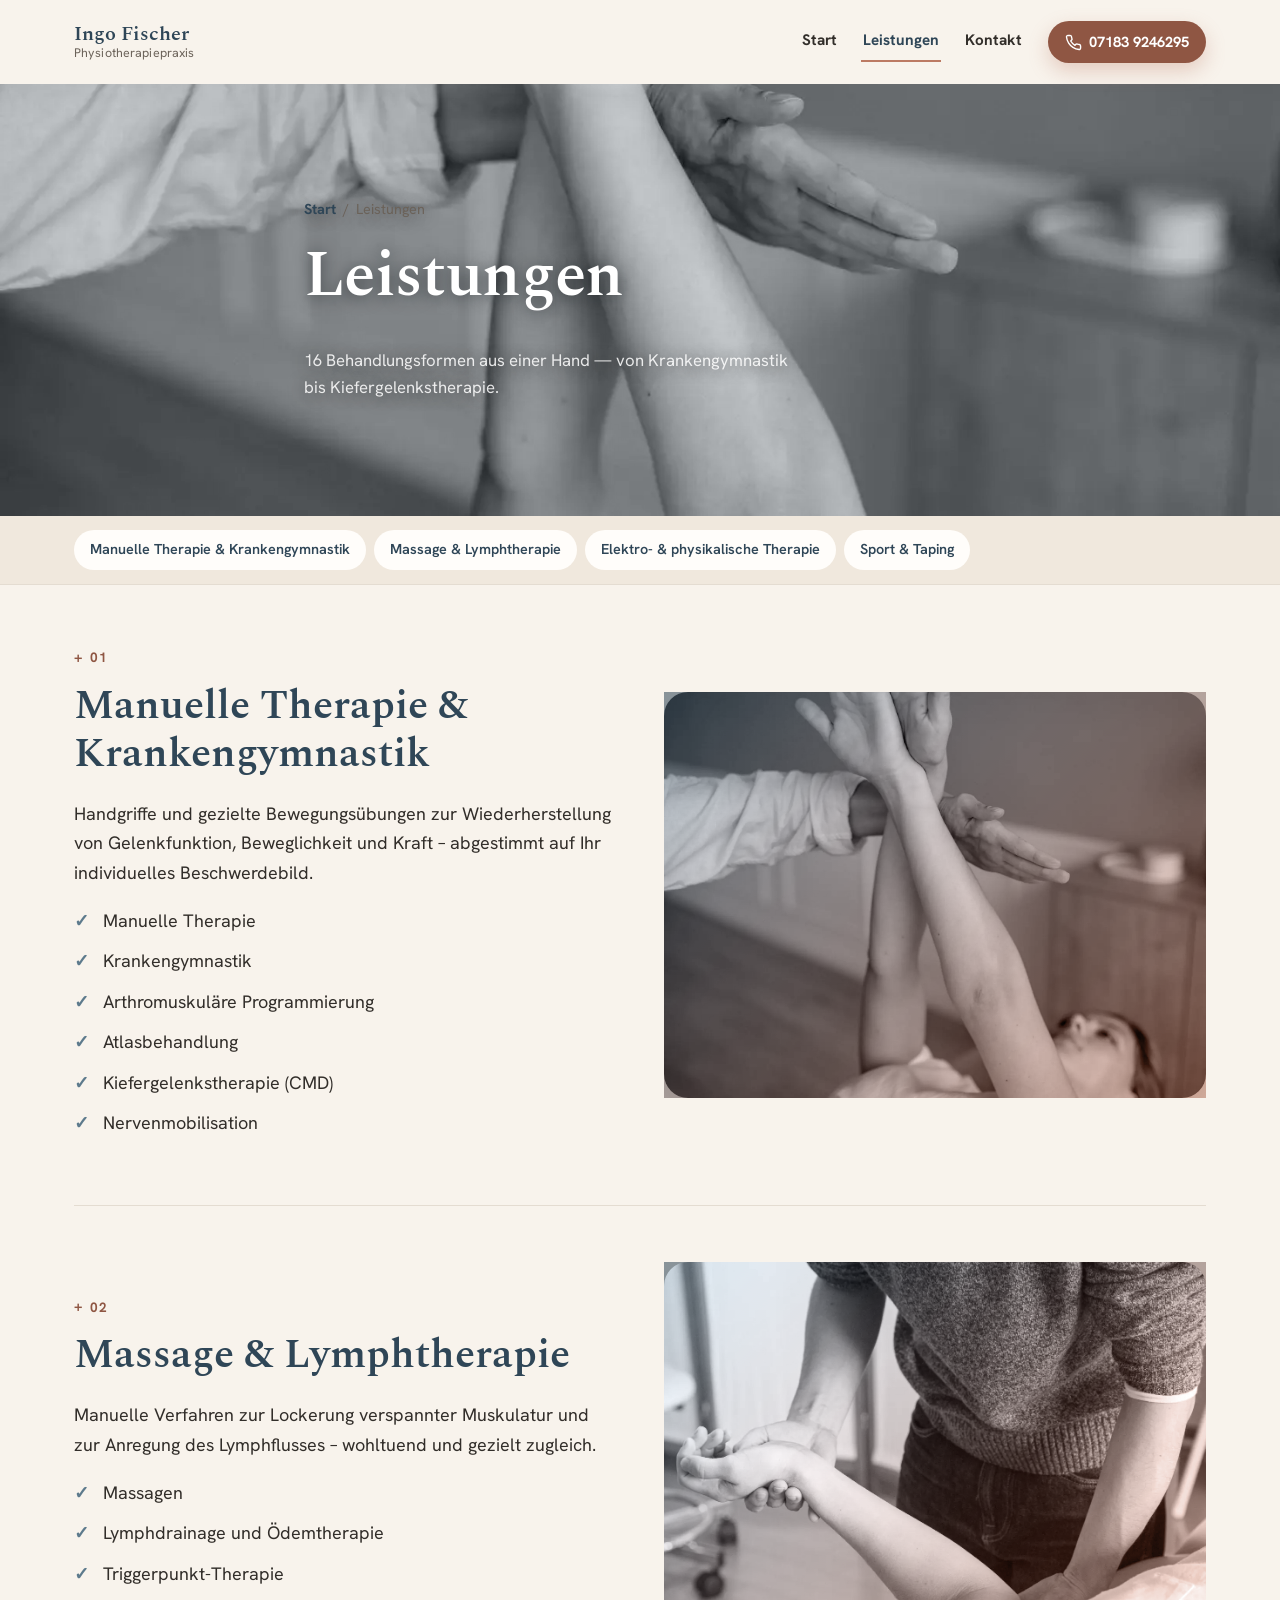
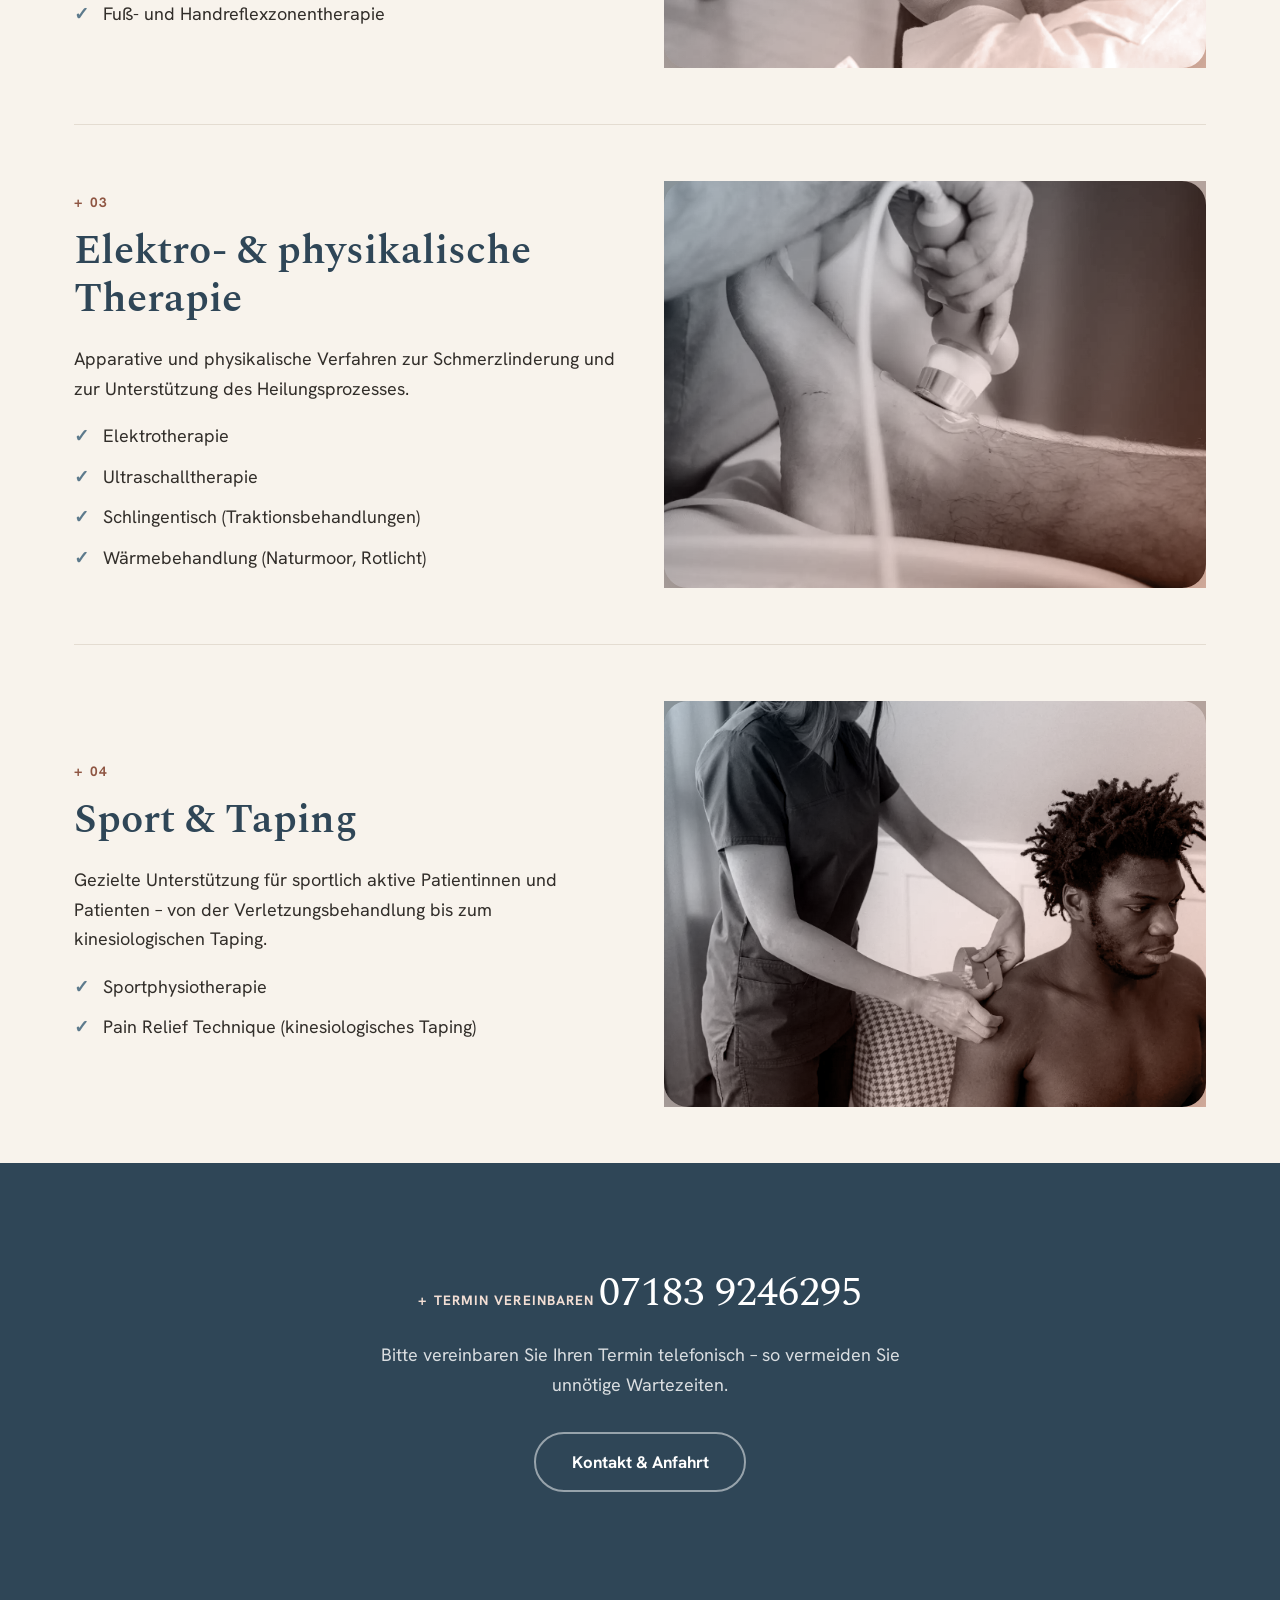
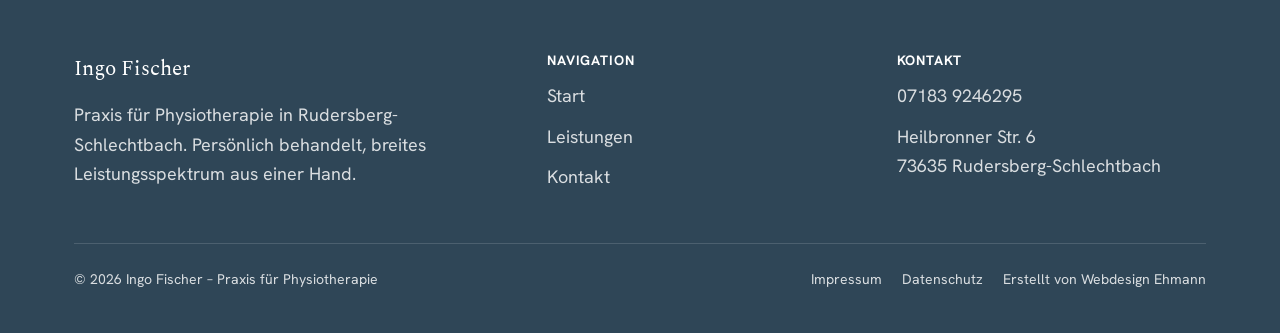
<file: leistungen.html>
<!DOCTYPE html>
<html lang="de">
<head>
<meta charset="UTF-8">
<script>document.documentElement.classList.add('js');</script>
<meta name="viewport" content="width=device-width, initial-scale=1.0">
<meta name="description" content="Krankengymnastik, Manuelle Therapie, Massagen, Lymphdrainage, Elektrotherapie u.v.m. – 16 Leistungen der Praxis Ingo Fischer in Rudersberg-Schlechtbach.">
<title>Leistungen | Physiotherapie Ingo Fischer Rudersberg</title>
<link rel="canonical" href="https://hannes0777.github.io/physio-ingo-fischer/leistungen.html">
<link rel="icon" href="assets/images/favicon.svg" type="image/svg+xml">
<link rel="stylesheet" href="css/fonts.css">
<link rel="stylesheet" href="css/style.css?v=1">
</head>
<body>

<a class="skip-link" href="#main">Zum Inhalt springen</a>

<header class="site-header" id="site-header">
  <div class="container site-header__inner">
    <a href="index.html" class="site-header__brand">
      <span class="site-header__brand-text">
        <span class="site-header__brand-main">Ingo Fischer</span>
        <span class="site-header__brand-sub">Physiotherapiepraxis</span>
      </span>
    </a>
    <nav id="site-nav" aria-label="Hauptnavigation">
      <ul class="site-nav__list">
        <li><a href="index.html" class="site-nav__link">Start</a></li>
        <li><a href="leistungen.html" class="site-nav__link">Leistungen</a></li>
        <li><a href="kontakt.html" class="site-nav__link">Kontakt</a></li>
      </ul>
    </nav>
    <div class="site-header__actions">
      <a href="tel:+4971839246295" class="site-header__phone" aria-label="07183 9246295">
        <svg viewBox="0 0 24 24" fill="none" stroke="currentColor" stroke-width="2" stroke-linecap="round" stroke-linejoin="round" aria-hidden="true"><path d="M22 16.92v3a2 2 0 0 1-2.18 2 19.79 19.79 0 0 1-8.63-3.07 19.5 19.5 0 0 1-6-6 19.79 19.79 0 0 1-3.07-8.67A2 2 0 0 1 4.11 2h3a2 2 0 0 1 2 1.72c.127.96.361 1.903.7 2.81a2 2 0 0 1-.45 2.11L8.09 9.91a16 16 0 0 0 6 6l1.27-1.27a2 2 0 0 1 2.11-.45c.907.339 1.85.573 2.81.7A2 2 0 0 1 22 16.92z"/></svg>
        <span>07183 9246295</span>
      </a>
      <button id="nav-toggle" class="nav-toggle" aria-label="Menü öffnen" aria-expanded="false" aria-controls="site-nav">
        <span></span><span></span><span></span>
      </button>
    </div>
  </div>
</header>

<main id="main">

  <section class="page-hero-full">
    <div class="page-hero-full__bg photo-tinted" style="position:absolute; inset:0;">
      <img src="assets/images/leistungen-manuelle-therapie.webp" alt="" style="width:100%; height:100%; object-fit:cover;">
    </div>
    <div class="container page-hero-full__content">
      <p class="breadcrumb"><a href="index.html">Start</a><span aria-hidden="true">/</span>Leistungen</p>
      <h1>Leistungen</h1>
      <p class="hero__lead">16 Behandlungsformen aus einer Hand — von Krankengymnastik bis Kiefergelenkstherapie.</p>
    </div>
  </section>
  <section class="page-header">
    <div class="container">
      <p class="breadcrumb"><a href="index.html">Start</a><span aria-hidden="true">/</span>Leistungen</p>
      <h1>Leistungen</h1>
      <p class="hero__lead">16 Behandlungsformen aus einer Hand — von Krankengymnastik bis Kiefergelenkstherapie.</p>
    </div>
  </section>
  <div class="page-banner photo-tinted"><img src="assets/images/leistungen-manuelle-therapie.webp" alt="Manuelle Therapie, Symbolbild"></div>

  <div class="services-wrap">
  <nav class="subnav" aria-label="Leistungen Sprungmarken">
    <div class="container subnav__list">
      <a href="#manuelle-therapie" class="subnav__link">Manuelle Therapie &amp; Krankengymnastik</a>
      <a href="#massage-lymphtherapie" class="subnav__link">Massage &amp; Lymphtherapie</a>
      <a href="#elektro-physikalisch" class="subnav__link">Elektro- &amp; physikalische Therapie</a>
      <a href="#sport-taping" class="subnav__link">Sport &amp; Taping</a>
    </div>
  </nav>

  <div class="container">

    <section id="manuelle-therapie" class="service-block">
      <div class="service-block__layout">
        <div class="reveal">
          <p class="eyebrow">01</p>
          <h2>Manuelle Therapie &amp; Krankengymnastik</h2>
          <p>Handgriffe und gezielte Bewegungsübungen zur Wiederherstellung von Gelenkfunktion, Beweglichkeit und Kraft – abgestimmt auf Ihr individuelles Beschwerdebild.</p>
          <ul class="check-list">
            <li>Manuelle Therapie</li>
            <li>Krankengymnastik</li>
            <li>Arthromuskuläre Programmierung</li>
            <li>Atlasbehandlung</li>
            <li>Kiefergelenkstherapie (CMD)</li>
            <li>Nervenmobilisation</li>
          </ul>
        </div>
        <div class="service-block__media reveal photo-tinted">
          <img src="assets/images/leistungen-manuelle-therapie.webp" alt="Manuelle Therapie, Symbolbild">
        </div>
      </div>
    </section>

    <section id="massage-lymphtherapie" class="service-block">
      <div class="service-block__layout service-block__layout--reverse">
        <div class="reveal">
          <p class="eyebrow">02</p>
          <h2>Massage &amp; Lymphtherapie</h2>
          <p>Manuelle Verfahren zur Lockerung verspannter Muskulatur und zur Anregung des Lymphflusses – wohltuend und gezielt zugleich.</p>
          <ul class="check-list">
            <li>Massagen</li>
            <li>Lymphdrainage und Ödemtherapie</li>
            <li>Triggerpunkt-Therapie</li>
            <li>Fuß- und Handreflexzonentherapie</li>
          </ul>
        </div>
        <div class="service-block__media reveal photo-tinted">
          <img src="assets/images/leistungen-massage-lymphtherapie.webp" alt="Massage- und Lymphtherapie, Symbolbild">
        </div>
      </div>
    </section>

    <section id="elektro-physikalisch" class="service-block">
      <div class="service-block__layout">
        <div class="reveal">
          <p class="eyebrow">03</p>
          <h2>Elektro- &amp; physikalische Therapie</h2>
          <p>Apparative und physikalische Verfahren zur Schmerzlinderung und zur Unterstützung des Heilungsprozesses.</p>
          <ul class="check-list">
            <li>Elektrotherapie</li>
            <li>Ultraschalltherapie</li>
            <li>Schlingentisch (Traktionsbehandlungen)</li>
            <li>Wärmebehandlung (Naturmoor, Rotlicht)</li>
          </ul>
        </div>
        <div class="service-block__media reveal photo-tinted">
          <img src="assets/images/leistungen-elektro-physikalisch.webp" alt="Elektro- und physikalische Therapie, Symbolbild">
        </div>
      </div>
    </section>

    <section id="sport-taping" class="service-block">
      <div class="service-block__layout service-block__layout--reverse">
        <div class="reveal">
          <p class="eyebrow">04</p>
          <h2>Sport &amp; Taping</h2>
          <p>Gezielte Unterstützung für sportlich aktive Patientinnen und Patienten – von der Verletzungsbehandlung bis zum kinesiologischen Taping.</p>
          <ul class="check-list">
            <li>Sportphysiotherapie</li>
            <li>Pain Relief Technique (kinesiologisches Taping)</li>
          </ul>
        </div>
        <div class="service-block__media reveal photo-tinted">
          <img src="assets/images/leistungen-sport-taping.webp" alt="Kinesiologisches Taping, Symbolbild">
        </div>
      </div>
    </section>

  </div>
  </div>

  <section class="section section--dark cta-band">
    <div class="container reveal">
      <p class="eyebrow" style="color: var(--color-clay-pale);">Termin vereinbaren</p>
      <a href="tel:+4971839246295" class="cta-band__phone">07183 9246295</a>
      <p class="cta-band__note">Bitte vereinbaren Sie Ihren Termin telefonisch – so vermeiden Sie unnötige Wartezeiten.</p>
      <a href="kontakt.html" class="btn btn--on-dark btn--outline btn--lg">Kontakt &amp; Anfahrt</a>
    </div>
  </section>

</main>

<footer class="site-footer">
  <div class="container">
    <div class="footer-grid">
      <div>
        <p class="footer-brand">Ingo Fischer</p>
        <p>Praxis für Physiotherapie in Rudersberg-Schlechtbach. Persönlich behandelt, breites Leistungsspektrum aus einer Hand.</p>
      </div>
      <div>
        <h2 class="footer-grid__heading">Navigation</h2>
        <ul>
          <li><a href="index.html">Start</a></li>
          <li><a href="leistungen.html">Leistungen</a></li>
          <li><a href="kontakt.html">Kontakt</a></li>
        </ul>
      </div>
      <div>
        <h2 class="footer-grid__heading">Kontakt</h2>
        <ul>
          <li><a href="tel:+4971839246295">07183 9246295</a></li>
          <li>Heilbronner Str. 6<br>73635 Rudersberg-Schlechtbach</li>
        </ul>
      </div>
    </div>
    <div class="footer-bottom">
      <p>&copy; <span id="year"></span> Ingo Fischer – Praxis für Physiotherapie</p>
      <ul>
        <li><a href="impressum.html">Impressum</a></li>
        <li><a href="datenschutz.html">Datenschutz</a></li>
        <li><a href="https://www.webdesign-ehmann.de" target="_blank" rel="noopener">Erstellt von Webdesign Ehmann</a></li>
      </ul>
    </div>
  </div>
</footer>

<script src="js/main.js"></script>
</body>
</html>
</file>
<file: css/fonts.css>
/* ============================================================
   fonts.css – Selbst gehostete Google Fonts (Spectral, Hanken Grotesk).
   Kein Nachladen von fonts.googleapis.com / fonts.gstatic.com beim
   Seitenaufruf (DSGVO: keine Verbindung zu Google-Servern nötig).

   Dateien liegen lokal unter assets/fonts/ und wurden 1:1 von Google
   Fonts heruntergeladen (Spectral 400/500/600/700 + Italic 400/500,
   Hanken Grotesk 400/500/600/700/800). Enthalten sind "latin" und
   "latin-ext" (deckt Deutsch inkl. ä/ö/ü/ß vollständig ab).
   ============================================================ */

/* ── Spectral (Überschriften) ───────────────────────────────── */
/* latin-ext */
@font-face {
  font-family: 'Spectral';
  font-style: normal;
  font-weight: 400;
  font-display: swap;
  src: url('../assets/fonts/spectral-400-ext.woff2') format('woff2');
  unicode-range: U+0100-02BA, U+02BD-02C5, U+02C7-02CC, U+02CE-02D7, U+02DD-02FF, U+0304, U+0308, U+0329, U+1D00-1DBF, U+1E00-1E9F, U+1EF2-1EFF, U+2020, U+20A0-20AB, U+20AD-20C0, U+2113, U+2C60-2C7F, U+A720-A7FF;
}
/* latin */
@font-face {
  font-family: 'Spectral';
  font-style: normal;
  font-weight: 400;
  font-display: swap;
  src: url('../assets/fonts/spectral-400.woff2') format('woff2');
  unicode-range: U+0000-00FF, U+0131, U+0152-0153, U+02BB-02BC, U+02C6, U+02DA, U+02DC, U+0304, U+0308, U+0329, U+2000-206F, U+20AC, U+2122, U+2191, U+2193, U+2212, U+2215, U+FEFF, U+FFFD;
}
/* latin-ext italic */
@font-face {
  font-family: 'Spectral';
  font-style: italic;
  font-weight: 400;
  font-display: swap;
  src: url('../assets/fonts/spectral-400i-ext.woff2') format('woff2');
  unicode-range: U+0100-02BA, U+02BD-02C5, U+02C7-02CC, U+02CE-02D7, U+02DD-02FF, U+0304, U+0308, U+0329, U+1D00-1DBF, U+1E00-1E9F, U+1EF2-1EFF, U+2020, U+20A0-20AB, U+20AD-20C0, U+2113, U+2C60-2C7F, U+A720-A7FF;
}
/* latin italic */
@font-face {
  font-family: 'Spectral';
  font-style: italic;
  font-weight: 400;
  font-display: swap;
  src: url('../assets/fonts/spectral-400i.woff2') format('woff2');
  unicode-range: U+0000-00FF, U+0131, U+0152-0153, U+02BB-02BC, U+02C6, U+02DA, U+02DC, U+0304, U+0308, U+0329, U+2000-206F, U+20AC, U+2122, U+2191, U+2193, U+2212, U+2215, U+FEFF, U+FFFD;
}
/* latin-ext */
@font-face {
  font-family: 'Spectral';
  font-style: normal;
  font-weight: 500;
  font-display: swap;
  src: url('../assets/fonts/spectral-500-ext.woff2') format('woff2');
  unicode-range: U+0100-02BA, U+02BD-02C5, U+02C7-02CC, U+02CE-02D7, U+02DD-02FF, U+0304, U+0308, U+0329, U+1D00-1DBF, U+1E00-1E9F, U+1EF2-1EFF, U+2020, U+20A0-20AB, U+20AD-20C0, U+2113, U+2C60-2C7F, U+A720-A7FF;
}
/* latin */
@font-face {
  font-family: 'Spectral';
  font-style: normal;
  font-weight: 500;
  font-display: swap;
  src: url('../assets/fonts/spectral-500.woff2') format('woff2');
  unicode-range: U+0000-00FF, U+0131, U+0152-0153, U+02BB-02BC, U+02C6, U+02DA, U+02DC, U+0304, U+0308, U+0329, U+2000-206F, U+20AC, U+2122, U+2191, U+2193, U+2212, U+2215, U+FEFF, U+FFFD;
}
/* latin-ext italic */
@font-face {
  font-family: 'Spectral';
  font-style: italic;
  font-weight: 500;
  font-display: swap;
  src: url('../assets/fonts/spectral-500i-ext.woff2') format('woff2');
  unicode-range: U+0100-02BA, U+02BD-02C5, U+02C7-02CC, U+02CE-02D7, U+02DD-02FF, U+0304, U+0308, U+0329, U+1D00-1DBF, U+1E00-1E9F, U+1EF2-1EFF, U+2020, U+20A0-20AB, U+20AD-20C0, U+2113, U+2C60-2C7F, U+A720-A7FF;
}
/* latin italic */
@font-face {
  font-family: 'Spectral';
  font-style: italic;
  font-weight: 500;
  font-display: swap;
  src: url('../assets/fonts/spectral-500i.woff2') format('woff2');
  unicode-range: U+0000-00FF, U+0131, U+0152-0153, U+02BB-02BC, U+02C6, U+02DA, U+02DC, U+0304, U+0308, U+0329, U+2000-206F, U+20AC, U+2122, U+2191, U+2193, U+2212, U+2215, U+FEFF, U+FFFD;
}
/* latin-ext */
@font-face {
  font-family: 'Spectral';
  font-style: normal;
  font-weight: 600;
  font-display: swap;
  src: url('../assets/fonts/spectral-600-ext.woff2') format('woff2');
  unicode-range: U+0100-02BA, U+02BD-02C5, U+02C7-02CC, U+02CE-02D7, U+02DD-02FF, U+0304, U+0308, U+0329, U+1D00-1DBF, U+1E00-1E9F, U+1EF2-1EFF, U+2020, U+20A0-20AB, U+20AD-20C0, U+2113, U+2C60-2C7F, U+A720-A7FF;
}
/* latin */
@font-face {
  font-family: 'Spectral';
  font-style: normal;
  font-weight: 600;
  font-display: swap;
  src: url('../assets/fonts/spectral-600.woff2') format('woff2');
  unicode-range: U+0000-00FF, U+0131, U+0152-0153, U+02BB-02BC, U+02C6, U+02DA, U+02DC, U+0304, U+0308, U+0329, U+2000-206F, U+20AC, U+2122, U+2191, U+2193, U+2212, U+2215, U+FEFF, U+FFFD;
}
/* latin-ext */
@font-face {
  font-family: 'Spectral';
  font-style: normal;
  font-weight: 700;
  font-display: swap;
  src: url('../assets/fonts/spectral-700-ext.woff2') format('woff2');
  unicode-range: U+0100-02BA, U+02BD-02C5, U+02C7-02CC, U+02CE-02D7, U+02DD-02FF, U+0304, U+0308, U+0329, U+1D00-1DBF, U+1E00-1E9F, U+1EF2-1EFF, U+2020, U+20A0-20AB, U+20AD-20C0, U+2113, U+2C60-2C7F, U+A720-A7FF;
}
/* latin */
@font-face {
  font-family: 'Spectral';
  font-style: normal;
  font-weight: 700;
  font-display: swap;
  src: url('../assets/fonts/spectral-700.woff2') format('woff2');
  unicode-range: U+0000-00FF, U+0131, U+0152-0153, U+02BB-02BC, U+02C6, U+02DA, U+02DC, U+0304, U+0308, U+0329, U+2000-206F, U+20AC, U+2122, U+2191, U+2193, U+2212, U+2215, U+FEFF, U+FFFD;
}

/* ── Hanken Grotesk (Fließtext) ──────────────────────────────── */
/* latin-ext — weights 400/500/600/700/800 share the same variable file */
@font-face {
  font-family: 'Hanken Grotesk';
  font-style: normal;
  font-weight: 400;
  font-display: swap;
  src: url('../assets/fonts/hanken-grotesk-400-ext.woff2') format('woff2');
  unicode-range: U+0100-02BA, U+02BD-02C5, U+02C7-02CC, U+02CE-02D7, U+02DD-02FF, U+0304, U+0308, U+0329, U+1D00-1DBF, U+1E00-1E9F, U+1EF2-1EFF, U+2020, U+20A0-20AB, U+20AD-20C0, U+2113, U+2C60-2C7F, U+A720-A7FF;
}
/* latin */
@font-face {
  font-family: 'Hanken Grotesk';
  font-style: normal;
  font-weight: 400;
  font-display: swap;
  src: url('../assets/fonts/hanken-grotesk-400.woff2') format('woff2');
  unicode-range: U+0000-00FF, U+0131, U+0152-0153, U+02BB-02BC, U+02C6, U+02DA, U+02DC, U+0304, U+0308, U+0329, U+2000-206F, U+20AC, U+2122, U+2191, U+2193, U+2212, U+2215, U+FEFF, U+FFFD;
}
/* latin-ext */
@font-face {
  font-family: 'Hanken Grotesk';
  font-style: normal;
  font-weight: 500;
  font-display: swap;
  src: url('../assets/fonts/hanken-grotesk-500-ext.woff2') format('woff2');
  unicode-range: U+0100-02BA, U+02BD-02C5, U+02C7-02CC, U+02CE-02D7, U+02DD-02FF, U+0304, U+0308, U+0329, U+1D00-1DBF, U+1E00-1E9F, U+1EF2-1EFF, U+2020, U+20A0-20AB, U+20AD-20C0, U+2113, U+2C60-2C7F, U+A720-A7FF;
}
/* latin */
@font-face {
  font-family: 'Hanken Grotesk';
  font-style: normal;
  font-weight: 500;
  font-display: swap;
  src: url('../assets/fonts/hanken-grotesk-500.woff2') format('woff2');
  unicode-range: U+0000-00FF, U+0131, U+0152-0153, U+02BB-02BC, U+02C6, U+02DA, U+02DC, U+0304, U+0308, U+0329, U+2000-206F, U+20AC, U+2122, U+2191, U+2193, U+2212, U+2215, U+FEFF, U+FFFD;
}
/* latin-ext */
@font-face {
  font-family: 'Hanken Grotesk';
  font-style: normal;
  font-weight: 600;
  font-display: swap;
  src: url('../assets/fonts/hanken-grotesk-600-ext.woff2') format('woff2');
  unicode-range: U+0100-02BA, U+02BD-02C5, U+02C7-02CC, U+02CE-02D7, U+02DD-02FF, U+0304, U+0308, U+0329, U+1D00-1DBF, U+1E00-1E9F, U+1EF2-1EFF, U+2020, U+20A0-20AB, U+20AD-20C0, U+2113, U+2C60-2C7F, U+A720-A7FF;
}
/* latin */
@font-face {
  font-family: 'Hanken Grotesk';
  font-style: normal;
  font-weight: 600;
  font-display: swap;
  src: url('../assets/fonts/hanken-grotesk-600.woff2') format('woff2');
  unicode-range: U+0000-00FF, U+0131, U+0152-0153, U+02BB-02BC, U+02C6, U+02DA, U+02DC, U+0304, U+0308, U+0329, U+2000-206F, U+20AC, U+2122, U+2191, U+2193, U+2212, U+2215, U+FEFF, U+FFFD;
}
/* latin-ext */
@font-face {
  font-family: 'Hanken Grotesk';
  font-style: normal;
  font-weight: 700;
  font-display: swap;
  src: url('../assets/fonts/hanken-grotesk-700-ext.woff2') format('woff2');
  unicode-range: U+0100-02BA, U+02BD-02C5, U+02C7-02CC, U+02CE-02D7, U+02DD-02FF, U+0304, U+0308, U+0329, U+1D00-1DBF, U+1E00-1E9F, U+1EF2-1EFF, U+2020, U+20A0-20AB, U+20AD-20C0, U+2113, U+2C60-2C7F, U+A720-A7FF;
}
/* latin */
@font-face {
  font-family: 'Hanken Grotesk';
  font-style: normal;
  font-weight: 700;
  font-display: swap;
  src: url('../assets/fonts/hanken-grotesk-700.woff2') format('woff2');
  unicode-range: U+0000-00FF, U+0131, U+0152-0153, U+02BB-02BC, U+02C6, U+02DA, U+02DC, U+0304, U+0308, U+0329, U+2000-206F, U+20AC, U+2122, U+2191, U+2193, U+2212, U+2215, U+FEFF, U+FFFD;
}
/* latin-ext */
@font-face {
  font-family: 'Hanken Grotesk';
  font-style: normal;
  font-weight: 800;
  font-display: swap;
  src: url('../assets/fonts/hanken-grotesk-800-ext.woff2') format('woff2');
  unicode-range: U+0100-02BA, U+02BD-02C5, U+02C7-02CC, U+02CE-02D7, U+02DD-02FF, U+0304, U+0308, U+0329, U+1D00-1DBF, U+1E00-1E9F, U+1EF2-1EFF, U+2020, U+20A0-20AB, U+20AD-20C0, U+2113, U+2C60-2C7F, U+A720-A7FF;
}
/* latin */
@font-face {
  font-family: 'Hanken Grotesk';
  font-style: normal;
  font-weight: 800;
  font-display: swap;
  src: url('../assets/fonts/hanken-grotesk-800.woff2') format('woff2');
  unicode-range: U+0000-00FF, U+0131, U+0152-0153, U+02BB-02BC, U+02C6, U+02DA, U+02DC, U+0304, U+0308, U+0329, U+2000-206F, U+20AC, U+2122, U+2191, U+2193, U+2212, U+2215, U+FEFF, U+FFFD;
}
</file>
<file: css/style.css>
/* ============================================================
   Physiotherapie Ingo Fischer – style.css
   Header hat einen soliden Hintergrund (kein transparenter Header
   mehr – zu fehleranfällig beim Scrollen über dunkle Flächen), aber
   keine Trennlinie. Ab ≥1025px stehen Nav-Links + Telefon-Button
   oben rechts zusammen statt zentriert – Logo bleibt links.
   Reines CSS, kein Framework.
   ============================================================ */

:root {
  --color-bg: #f8f3ec;
  --color-paper: #fffdfa;
  --color-paper-alt: #f0e8dd;
  --color-blue: #5d7a8c;
  --color-blue-dark: #2f4657;
  --color-blue-pale: #dfe7ea;
  --color-clay: #bc7a63;
  --color-clay-dark: #8f5643;
  --color-clay-pale: #f2ded4;
  --color-ink: #322e2a;
  --color-ink-soft: #6b6259;
  --color-line: #e4dcd1;
  --color-white: #ffffff;

  --font-display: 'Spectral', Georgia, 'Times New Roman', serif;
  --font-body: 'Hanken Grotesk', -apple-system, BlinkMacSystemFont, 'Segoe UI', sans-serif;

  --container-width: 1180px;
  --radius: 16px;
  --radius-lg: 24px;
  --shadow-soft: 0 10px 30px rgba(47, 70, 87, 0.12);
  --shadow-card: 0 18px 42px rgba(47, 70, 87, 0.16);
  --nav-height: 84px;
}

/* ── Reset ───────────────────────────────────────────────────── */
*, *::before, *::after { box-sizing: border-box; }
html { scroll-behavior: smooth; scroll-padding-top: calc(var(--nav-height) + 12px); }
@media (prefers-reduced-motion: reduce) {
  html { scroll-behavior: auto; }
  *, *::before, *::after {
    animation-duration: 0.01ms !important;
    animation-iteration-count: 1 !important;
    transition-duration: 0.01ms !important;
    scroll-behavior: auto !important;
  }
}
body {
  margin: 0;
  font-family: var(--font-body);
  font-size: 18px;
  line-height: 1.65;
  color: var(--color-ink);
  background: var(--color-bg);
  -webkit-font-smoothing: antialiased;
}
img { max-width: 100%; display: block; }
a { color: inherit; text-decoration: none; }
ul { margin: 0; padding: 0; list-style: none; }
h1, h2, h3, h4 {
  font-family: var(--font-display);
  font-weight: 600;
  line-height: 1.18;
  margin: 0 0 0.5em;
  color: var(--color-blue-dark);
}
h1 { font-size: clamp(2.5rem, 5vw, 4rem); letter-spacing: -0.01em; }
h2 { font-size: clamp(1.9rem, 3.2vw, 2.6rem); }
h3 { font-size: 1.3rem; font-weight: 600; }
p { margin: 0 0 1em; }
p:last-child { margin-bottom: 0; }
:focus-visible { outline: 3px solid var(--color-clay); outline-offset: 3px; }

/* ── Layout Helpers ──────────────────────────────────────────── */
.container { max-width: var(--container-width); margin: 0 auto; padding: 0 24px; }
.section { padding: 96px 0; }
.section--alt { background: var(--color-paper-alt); }
.section--dark { background: var(--color-blue-dark); color: rgba(255, 255, 255, 0.92); }
.section--dark h2, .section--dark h3 { color: var(--color-white); }
.section__head { max-width: 640px; margin: 0 0 48px; }
.section__head--center { margin-left: auto; margin-right: auto; text-align: center; }
.eyebrow {
  display: inline-flex;
  align-items: center;
  gap: 0.5em;
  font-family: var(--font-body);
  font-weight: 700;
  font-size: 0.85rem;
  letter-spacing: 0.08em;
  text-transform: uppercase;
  color: var(--color-clay-dark);
  margin-bottom: 0.9em;
}
.eyebrow::before { content: '+'; font-size: 1.1em; }
.lead { font-size: 1.18rem; color: var(--color-ink-soft); max-width: 60ch; }

@media (max-width: 640px) {
  .section { padding: 60px 0; }
  .container { padding: 0 20px; }
}

/* ── Buttons ─────────────────────────────────────────────────── */
.btn {
  display: inline-flex;
  align-items: center;
  gap: 0.55em;
  font-family: var(--font-body);
  font-weight: 700;
  font-size: 1rem;
  padding: 0.95em 1.7em;
  border-radius: 999px;
  border: 2px solid transparent;
  cursor: pointer;
  transition: background-color 0.2s ease, color 0.2s ease, border-color 0.2s ease, transform 0.15s ease, box-shadow 0.2s ease;
  line-height: 1.1;
}
.btn:active { transform: translateY(1px); }
.btn--primary { background: var(--color-clay-dark); color: var(--color-white); box-shadow: 0 10px 26px rgba(188, 122, 99, 0.4); }
.btn--primary:hover { background: #744232; }
.btn--outline { background: transparent; border-color: currentColor; color: inherit; }
.btn--outline:hover { background: rgba(50, 46, 42, 0.06); }
.btn--on-dark { border-color: rgba(255,255,255,0.5); color: var(--color-white); }
.btn--on-dark:hover { background: rgba(255,255,255,0.12); border-color: var(--color-white); }
.btn--lg { padding: 1.1em 2.1em; font-size: 1.05rem; }
.btn--block { width: 100%; justify-content: center; }

/* ── Header / Navigation ─────────────────────────────────────── */
.site-header {
  position: sticky;
  top: 0;
  z-index: 1000;
  height: var(--nav-height);
  display: flex;
  align-items: center;
  background: var(--color-bg);
}
.site-header__inner { display: flex; align-items: center; justify-content: space-between; gap: 24px; width: 100%; }
.site-header__brand { display: flex; align-items: center; gap: 12px; }
.site-header__brand-text { display: flex; flex-direction: column; line-height: 1.15; }
.site-header__brand-main { font-family: var(--font-display); font-size: 1.25rem; font-weight: 600; color: var(--color-blue-dark); }
.site-header__brand-sub { font-size: 0.78rem; color: var(--color-ink-soft); letter-spacing: 0.01em; }
.site-header__actions { display: flex; align-items: center; gap: 18px; }
/* Telefon als Button statt gleichgewichtiger Text-Link neben der Nav —
   passend dazu, dass Termine ausschließlich telefonisch vereinbart werden
   (nicht nur wegen "anders als die Standard-Nav-Zeile bei den letzten
   Projekten", sondern weil der Anruf hier der eigentliche Conversion-Punkt
   der ganzen Seite ist). */
.site-header__phone {
  display: inline-flex;
  align-items: center;
  gap: 0.5em;
  font-weight: 700;
  font-size: 0.92rem;
  color: var(--color-white);
  background: var(--color-clay-dark);
  white-space: nowrap;
  padding: 0.6em 1.15em;
  border-radius: 999px;
  box-shadow: 0 8px 20px rgba(188, 122, 99, 0.32);
  transition: background-color 0.2s ease, transform 0.15s ease, box-shadow 0.2s ease;
}
.site-header__phone:hover, .site-header__phone:focus-visible { background: #744232; box-shadow: 0 10px 24px rgba(188, 122, 99, 0.42); }
.site-header__phone:active { transform: translateY(1px); }
.site-header__phone svg { width: 17px; height: 17px; flex-shrink: 0; color: var(--color-white); }

.nav-toggle {
  display: none;
  flex-direction: column;
  justify-content: center;
  gap: 5px;
  width: 44px;
  height: 44px;
  border: none;
  background: transparent;
  cursor: pointer;
  padding: 0;
}
.nav-toggle span { display: block; height: 2px; width: 26px; margin: 0 auto; background: var(--color-blue-dark); transition: transform 0.2s ease, opacity 0.2s ease; }
.nav-toggle[aria-expanded="true"] span:nth-child(1) { transform: translateY(7px) rotate(45deg); }
.nav-toggle[aria-expanded="true"] span:nth-child(2) { opacity: 0; }
.nav-toggle[aria-expanded="true"] span:nth-child(3) { transform: translateY(-7px) rotate(-45deg); }

/* #site-nav sitzt als Kind von .site-header__inner (Desktop: Inline-
   Linkliste im selben Flex-Header). Header nutzt bewusst einen
   deckenden Hintergrund statt backdrop-filter, sonst klemmt iOS Safari
   die position:fixed-Variante der mobilen Nav am Header-Rand ab. */
.site-nav__list { display: flex; align-items: center; gap: 22px; }
.site-nav__link {
  display: block;
  white-space: nowrap;
  font-weight: 700;
  font-size: 0.95rem;
  color: var(--color-ink);
  padding: 6px 2px;
  border-bottom: 2px solid transparent;
  transition: border-color 0.15s ease, color 0.15s ease;
}
.site-nav__link:hover, .site-nav__link.is-active { border-color: var(--color-clay); color: var(--color-blue-dark); }

/* Ab 1025px rückt die Nav zusammen mit dem Telefon-Button als Gruppe
   nach rechts (statt zentriert) — Logo bleibt allein links. */
@media (min-width: 1025px) {
  .site-header__inner { justify-content: flex-start; }
  #site-nav { display: flex; margin-left: auto; }
}

@media (max-width: 1024px) {
  .nav-toggle { display: flex; }
  #site-nav {
    position: fixed;
    top: var(--nav-height);
    left: 0; right: 0; bottom: 0;
    z-index: 999;
    background: var(--color-bg);
    transform: translateX(100%);
    transition: transform 0.25s ease;
    overflow-y: auto;
  }
  #site-nav.is-open { transform: translateX(0); }
  .site-nav__list { flex-direction: column; align-items: stretch; gap: 0; padding: 16px 24px 40px; }
  .site-nav__list li { border-bottom: 1px solid var(--color-line); }
  .site-nav__link { padding: 18px 4px; font-size: 1.15rem; }
  .site-header__phone span { display: none; }
  .site-header__phone { padding: 0.7em; box-shadow: none; }
}

@media (max-width: 480px) {
  .site-header__brand-sub { display: none; }
}

/* ── Foto-Duoton (uneinheitliche Stockfotos farblich vereinheitlichen) ──
   Graustufen + Taubenblau→Ton-Verlauf via mix-blend-mode: color. */
.photo-tinted { position: relative; overflow: hidden; }
.photo-tinted img { filter: grayscale(1) contrast(1.05); }
.photo-tinted::after {
  content: '';
  position: absolute;
  inset: 0;
  background: linear-gradient(135deg, var(--color-blue-dark), var(--color-clay));
  mix-blend-mode: color;
  opacity: 0.55;
  pointer-events: none;
}

/* ── Hero: "Bewegung" als Bild-Maske statt Stockfoto-Hero ────────
   Ersetzt das Foto+Verlauf-Muster (identisch bei fast jedem bisherigen
   Projekt) durch eine typografische Geste: das Wort selbst trägt den
   Verlauf aus den zwei Marken-Akzentfarben (Taubenblau → Ton). Kein
   Hero-Bild mehr zu laden verbessert nebenbei den LCP. */
.hero-mask { padding: 56px 0 48px; }
.hero-mask__word {
  margin: 0;
  font-size: clamp(3.2rem, 13vw, 9rem);
  font-weight: 700;
  line-height: 0.92;
  letter-spacing: -0.01em;
  background: linear-gradient(100deg, var(--color-blue-dark) 0%, var(--color-blue) 45%, var(--color-clay-dark) 100%);
  -webkit-background-clip: text;
  background-clip: text;
  color: transparent;
}
.hero-mask__continue {
  font-family: var(--font-display);
  font-size: clamp(1.4rem, 2.6vw, 1.9rem);
  color: var(--color-blue-dark);
  margin: 0.15em 0 0.85em;
}
.hero-mask .lead { margin-bottom: 1.8em; }
.hero__lead { margin: 1.1em 0 1.8em; color: rgba(255, 255, 255, 0.92); max-width: 56ch; }
.hero__ctas { display: flex; flex-wrap: wrap; gap: 16px; margin-bottom: 2.2em; }
.hero__facts { display: flex; flex-wrap: wrap; gap: 10px 28px; padding-top: 1.5em; border-top: 1px solid var(--color-line); }
.hero__fact { display: inline-flex; align-items: center; gap: 0.5em; font-weight: 700; color: var(--color-ink-soft); font-size: 0.85rem; }
.hero__fact svg { width: 16px; height: 16px; color: var(--color-blue); flex-shrink: 0; }

@media (max-width: 640px) {
  .hero-mask { padding: 36px 0 32px; }
}

/* ── Seiten-Hero für Unterseiten (Leistungen/Kontakt) ───────────
   Mobil (.page-header + .page-banner): Text getrennt vom Foto.
   Desktop (.page-hero-full): Text liegt auf dem Foto. */
.page-header { background: var(--color-blue-dark); color: var(--color-white); padding: 48px 0 40px; }
.page-header h1 { color: var(--color-white); margin-bottom: 0.4em; }
.page-header .breadcrumb { color: rgba(255,255,255,0.7); }
.page-header .breadcrumb a { color: var(--color-clay-pale); }
.page-banner { width: 100%; overflow: hidden; aspect-ratio: 16/5; }
.page-banner img { width: 100%; height: 100%; object-fit: cover; display: block; }

.page-hero-full { position: relative; color: var(--color-white); display: flex; align-items: center; min-height: 48vh; }
.page-hero-full__bg { position: absolute; inset: 0; background-size: cover; background-position: center; }
.page-hero-full__bg::after {
  content: '';
  position: absolute;
  inset: 0;
  background: linear-gradient(180deg, rgba(18,27,34,0.82) 0%, rgba(18,27,34,0.76) 100%);
}
.page-hero-full__content { position: relative; padding-top: 56px; padding-bottom: 56px; max-width: 720px; width: 100%; text-shadow: 0 2px 16px rgba(10, 15, 19, 0.55); }
.page-hero-full h1 { color: var(--color-white); }
.page-hero-full .hero__lead { font-size: 1.05rem; color: rgba(255,255,255,0.86); }

@media (max-width: 640px) { .page-hero-full { display: none; } }
@media (min-width: 641px) { .page-header, .page-banner { display: none; } }
@media (max-width: 640px) { .page-header { padding: 36px 0 32px; } .page-banner { aspect-ratio: 4/3; } }

/* ── Vorteile: Regel-Liste statt Icon-Karten ─────────────────── */
.pillars { display: flex; gap: 40px; flex-wrap: wrap; }
.pillars > div { flex: 1; min-width: 220px; padding-top: 18px; border-top: 2px solid var(--color-clay); }
.pillars h3 { margin-bottom: 0.4em; }
.pillars p { color: var(--color-ink-soft); font-size: 0.98rem; margin: 0; }

@media (max-width: 720px) { .pillars { flex-direction: column; gap: 28px; } }

/* ── Leistungen-Vorschau (Startseite): Liste statt Icon-Karten ──
   .service-grid/.service-card bleiben unverändert (von leistungen.html
   weiter genutzt) — hier bewusst ein eigenes, schlankeres Muster. */
.service-list { border-top: 1px solid var(--color-line); }
.service-row { display: flex; justify-content: space-between; align-items: baseline; gap: 24px; padding: 20px 0; border-bottom: 1px solid var(--color-line); }
.service-row h3 { margin: 0; font-size: 1.1rem; white-space: nowrap; }
.service-row p { margin: 0; color: var(--color-ink-soft); font-size: 0.95rem; text-align: right; max-width: 46ch; }

@media (max-width: 640px) {
  .service-row { flex-direction: column; gap: 4px; }
  .service-row p { text-align: left; }

  /* Sechs Leistungs-Zeilen auf einmal sind auf dem Handy zu viel Text —
     nur die ersten drei stehen da, der Rest lebt schon im "Alle 16
     Leistungen ansehen"-Button darunter (kein zweiter Button nötig). */
  .service-list__more { display: none; }
}

/* ── Leistungen: Übersichts-Karten (Startseite) ─────────────── */
.service-grid { display: grid; grid-template-columns: repeat(3, 1fr); gap: 24px; }
.service-card {
  display: flex;
  gap: 16px;
  align-items: flex-start;
  background: var(--color-paper);
  border-radius: var(--radius);
  padding: 26px 24px;
  box-shadow: var(--shadow-soft);
  transition: transform 0.22s ease, box-shadow 0.22s ease, border-color 0.22s ease;
  border: 1px solid transparent;
}
.service-card:hover { transform: translateY(-5px); box-shadow: var(--shadow-card); border-color: var(--color-clay-pale); }
.service-card__icon {
  width: 48px; height: 48px; flex-shrink: 0;
  display: flex; align-items: center; justify-content: center;
  border-radius: 50%;
  background: var(--color-clay-pale);
  color: var(--color-clay-dark);
}
.service-card__icon svg { width: 24px; height: 24px; }
.service-card h3 { margin-bottom: 0.25em; font-size: 1.15rem; }
.service-card p { color: var(--color-ink-soft); font-size: 0.95rem; }

@media (max-width: 860px) { .service-grid { grid-template-columns: 1fr 1fr; } }
@media (max-width: 560px) { .service-grid { grid-template-columns: 1fr; } }

/* ── Leistungen-Seite: Sprungmarken-Unternavigation ─────────── */
.subnav { position: sticky; top: var(--nav-height); z-index: 90; background: var(--color-paper-alt); border-bottom: 1px solid var(--color-line); }
.subnav__list { display: flex; flex-wrap: wrap; gap: 8px; padding-top: 14px; padding-bottom: 14px; }
.subnav__link {
  display: inline-block;
  padding: 8px 16px;
  border-radius: 999px;
  background: var(--color-paper);
  font-weight: 600;
  font-size: 0.9rem;
  color: var(--color-blue-dark);
  white-space: nowrap;
  transition: background-color 0.15s ease, color 0.15s ease;
}
.subnav__link:hover { background: var(--color-clay); color: var(--color-white); }
@media (max-width: 640px) { .subnav__list { flex-wrap: nowrap; overflow-x: auto; padding-top: 12px; padding-bottom: 12px; } }

.service-block { padding: 56px 0; border-bottom: 1px solid var(--color-line); scroll-margin-top: calc(var(--nav-height) + 60px); }
.service-block:last-child { border-bottom: none; }
.service-block__layout { display: grid; grid-template-columns: 1fr 1fr; gap: 48px; align-items: center; }
.service-block__layout--reverse .service-block__media { order: 2; }
@media (max-width: 800px) { .service-block__layout, .service-block__layout--reverse .service-block__media { grid-template-columns: 1fr; order: initial; } }
.service-block__media img { border-radius: var(--radius-lg); box-shadow: var(--shadow-card); width: 100%; aspect-ratio: 4/3; object-fit: cover; }
.service-block ul.check-list { margin-top: 16px; }
.check-list li { padding-left: 1.6em; position: relative; margin-bottom: 0.6em; }
.check-list li::before { content: '✓'; position: absolute; left: 0; color: var(--color-blue); font-weight: 700; }

/* ── Zwei-Spalten Text+Bild (Über die Praxis, etc.) ──────────── */
.split { display: grid; grid-template-columns: 1fr 1fr; gap: 56px; align-items: center; }
.split--reverse .split__media { order: 2; }
@media (max-width: 900px) {
  .split { grid-template-columns: 1fr; gap: 36px; }
  .split--reverse .split__media { order: -1; }
}
.split__media { border-radius: var(--radius-lg); overflow: hidden; box-shadow: var(--shadow-card); }
.split__media img { width: 100%; aspect-ratio: 4/3.4; object-fit: cover; }

.checklist { margin-top: 1.4em; }
.checklist li { display: flex; align-items: flex-start; gap: 0.7em; margin-bottom: 0.7em; }
.checklist li svg { width: 20px; height: 20px; color: var(--color-blue); flex-shrink: 0; margin-top: 0.15em; }

/* ── Info-/Termin-Karten (Kontaktseite) ──────────────────────── */
.info-card {
  background: var(--color-paper);
  border-radius: var(--radius);
  padding: 30px 28px;
  box-shadow: var(--shadow-soft);
}
.info-card + .info-card { margin-top: 24px; }
.info-card__icon {
  width: 46px; height: 46px;
  display: flex; align-items: center; justify-content: center;
  border-radius: 50%;
  background: var(--color-blue-pale);
  color: var(--color-blue-dark);
  margin-bottom: 14px;
}
.info-card__icon svg { width: 22px; height: 22px; }
.info-card dl { display: grid; grid-template-columns: auto 1fr; gap: 6px 14px; margin: 0; }
.info-card dt { color: var(--color-ink-soft); font-size: 0.92rem; }
.info-card dd { margin: 0; font-weight: 700; }
.info-card__note { margin-top: 10px; font-size: 0.92rem; color: var(--color-ink-soft); }
.map-embed { width: 100%; aspect-ratio: 4/3; border: 0; border-radius: var(--radius-lg); box-shadow: var(--shadow-card); }

/* ── CTA-Band ────────────────────────────────────────────────── */
.cta-band { text-align: center; }
.cta-band .lead { margin: 0 auto 2em; }
.cta-band__phone {
  display: inline-block;
  font-family: var(--font-display);
  font-size: clamp(1.8rem, 4vw, 2.6rem);
  color: var(--color-white);
  margin-bottom: 0.3em;
}
.cta-band__note { max-width: 52ch; margin: 0 auto 1.8em; color: rgba(255,255,255,0.82); }

/* ── Footer ──────────────────────────────────────────────────── */
.site-footer { background: var(--color-blue-dark); color: rgba(255, 255, 255, 0.82); padding: 64px 0 28px; }
.footer-grid { display: grid; grid-template-columns: 1.4fr 1fr 1fr; gap: 40px; padding-bottom: 40px; border-bottom: 1px solid rgba(255,255,255,0.14); }
.footer-brand { font-family: var(--font-display); font-size: 1.3rem; color: var(--color-white); margin-bottom: 14px; }
.footer-grid__heading { color: var(--color-white); font-family: var(--font-body); font-size: 0.85rem; font-weight: 700; text-transform: uppercase; letter-spacing: 0.06em; margin: 0 0 1em; }
.footer-grid li { margin-bottom: 0.6em; }
.site-footer a:hover { color: var(--color-white); }
.footer-bottom { display: flex; flex-wrap: wrap; justify-content: space-between; gap: 12px; padding-top: 24px; font-size: 0.88rem; }
.footer-bottom ul { display: flex; gap: 20px; }
@media (max-width: 760px) { .footer-grid { grid-template-columns: 1fr; gap: 32px; } }

/* ── Legal-Inhalte (Impressum/Datenschutz) ──────────────────── */
.legal-content { max-width: 760px; margin: 0 auto; }
.legal-content h2 { margin-top: 1.6em; font-size: 1.35rem; }
.legal-content address { font-style: normal; }
.breadcrumb { font-size: 0.9rem; color: var(--color-ink-soft); margin-bottom: 1.2em; }
.breadcrumb a { color: var(--color-blue-dark); font-weight: 700; }
.breadcrumb span { margin: 0 0.5em; }
.placeholder-note {
  background: var(--color-clay-pale);
  border-left: 4px solid var(--color-clay);
  border-radius: 0 var(--radius) var(--radius) 0;
  padding: 16px 20px;
  font-size: 0.94rem;
  color: var(--color-ink);
  margin: 1.4em 0 2em;
}

/* ── Skip Link (Accessibility) ───────────────────────────────── */
.skip-link {
  position: absolute;
  left: -9999px;
  top: 0;
  z-index: 2000;
  background: var(--color-blue-dark);
  color: var(--color-white);
  padding: 14px 22px;
  border-radius: 0 0 10px 0;
  font-weight: 700;
}
.skip-link:focus { left: 0; }

/* ── Scroll-Reveal ────────────────────────────────────────────
   .reveal ist nur unsichtbar, solange <html> die Klasse "js" trägt
   (per Inline-Script synchron im <head> gesetzt). Bleibt JS aus,
   ist der Inhalt sofort da statt dauerhaft versteckt. */
.js .reveal { opacity: 0; transform: translateY(20px); transition: opacity 0.6s ease, transform 0.6s ease; }
.js .reveal.reveal--visible { opacity: 1; transform: translateY(0); }
.reveal-group .reveal:nth-child(2) { transition-delay: 0.08s; }
.reveal-group .reveal:nth-child(3) { transition-delay: 0.16s; }

.reveal-group .reveal:nth-child(4) { transition-delay: 0.24s; }
</file>
